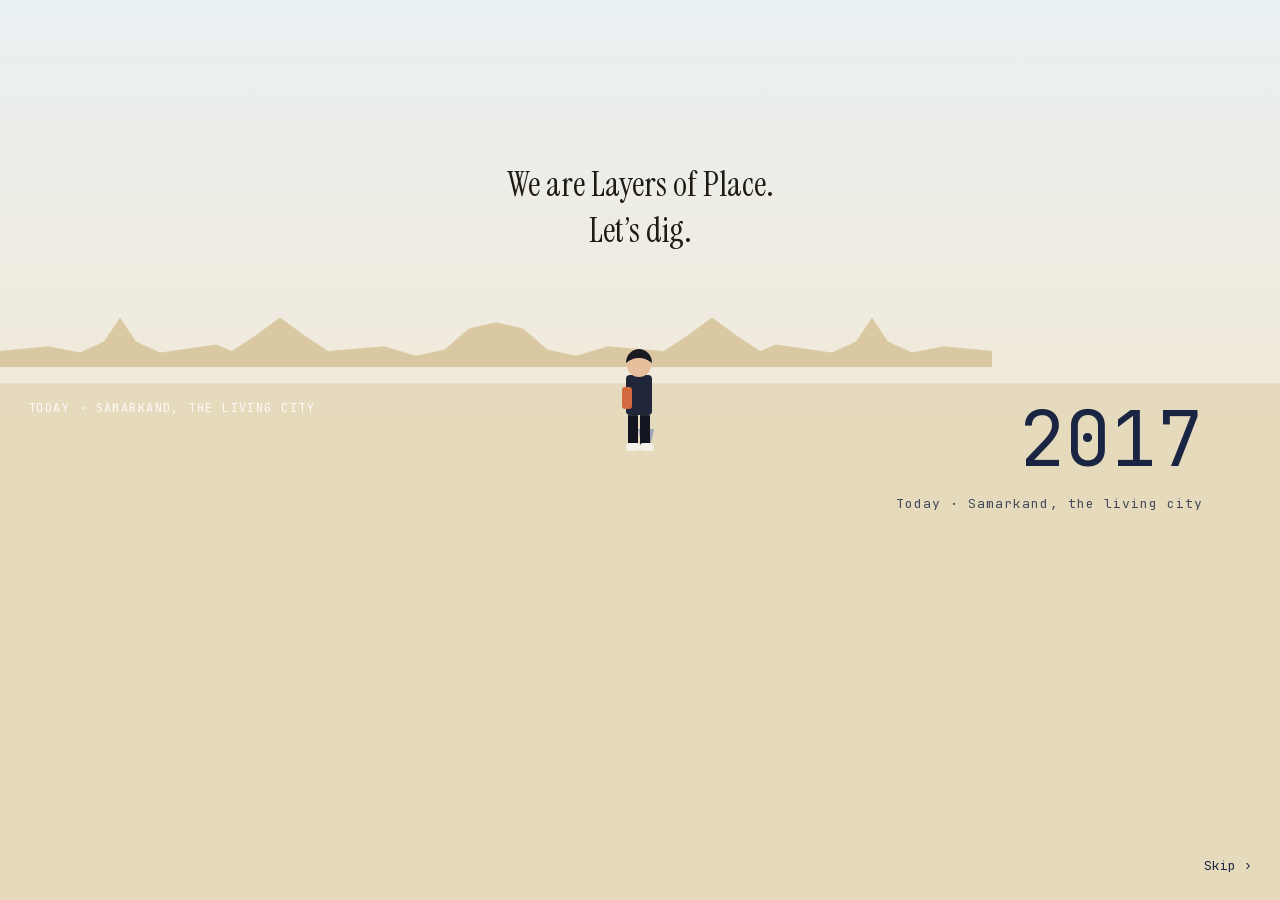
<file: index.html>
<!DOCTYPE html>
<html lang="en">
<head>
<meta charset="utf-8">
<meta name="viewport" content="width=device-width, initial-scale=1">
<title>Layers of Place — Samarkand</title>
<!-- Everything the page needs is bundled locally: only the map tiles need the internet. -->
<link rel="stylesheet" href="fonts/fonts.css">
<link rel="stylesheet" href="vendor/maplibre-gl.css">
<link rel="stylesheet" href="style.css">
</head>
<body>

<!-- ============ OPENING: DIG ============ -->
<div id="intro" aria-label="Opening animation">
  <div class="ground" id="ground"></div>
  <div class="sky-line" id="skyLine"></div>
  <div class="digger" id="digger" aria-hidden="true">
    <svg viewBox="0 0 80 110" width="80" height="110">
      <g id="shovelArm"><rect x="44" y="40" width="4" height="46" fill="#c9a36a"/><path d="M38 84h16l-3 14H41z" fill="#9aa4b5"/></g>
      <rect x="26" y="30" width="26" height="40" rx="4" fill="#20263a"/>
      <rect x="22" y="42" width="10" height="22" rx="3" fill="#d4693f"/>
      <circle cx="39" cy="20" r="12" fill="#e8bf9c"/>
      <path d="M26 18c0-9 7-14 13-14s13 5 13 14c-5-4-9-5-13-5s-8 1-13 5z" fill="#1a1a22"/>
      <rect x="28" y="70" width="10" height="30" fill="#12141f"/><rect x="40" y="70" width="10" height="30" fill="#12141f"/>
      <rect x="26" y="98" width="14" height="8" rx="3" fill="#f3efe6"/><rect x="40" y="98" width="14" height="8" rx="3" fill="#f3efe6"/>
    </svg>
  </div>
  <div class="intro-text" id="introText">
    <p>We are Layers of Place.</p>
    <p>Let’s dig.</p>
  </div>
  <div class="counter" id="counter"><span id="counterYear">2026</span><small id="counterNote">Samarkand, the living city</small></div>
  <button class="skip" id="skip">Skip ›</button>
</div>

<!-- ============ PAGES ============ -->
<main id="pages">

  <!-- ABOUT -->
  <section class="page" id="page-about">
    <div class="about-grid">
      <div class="about-text">
        <p class="eyebrow">TEAM A · MS-126M</p>
        <h1>Layers of Place.</h1>
        <p class="lead">A place is not one moment. It is a stack of them.</p>
        <p>Our question: <em>how do historic sites and the city around them reveal change over time?</em> We read Samarkand as three kinds of layer:</p>
        <ul class="ways">
          <li><b>Unearthed</b><span>Afrasiyab: the city before the city we see.</span></li>
          <li><b>Preserved</b><span>Registan and Gur-e-Amir: monuments kept, restored and re-read.</span></li>
          <li><b>Lived</b><span>Modern architecture and local customs: the layers still being made.</span></li>
        </ul>
        <p>UNESCO itself reads the city in three zones: Afrasiyab (oldest, north-east), the Timurid city (south) and the 19th–20th-century western extension. The centre of Samarkand kept moving, and every era reused, rebuilt and re-read what it inherited.</p>
        <p class="small">We separate documented fact, our interpretation and open questions, and we say which is which.</p>
        <a class="cta" href="#groupwork">Start the investigation →</a>
      </div>
      <div class="about-diagram" id="aboutDiagram"></div>
    </div>
  </section>

  <!-- GROUPWORK -->
  <section class="page" id="page-groupwork">
    <!-- far scenery: sky, sun, clouds, mountains and a skyline that changes era -->
    <div class="scenery" id="scenery">
      <div class="sky s1"></div><div class="sky s2"></div><div class="sky s3"></div>
      <div class="sun"></div>
      <svg class="cloud c1" viewBox="0 0 200 60"><path d="M20 50a20 20 0 0 1 4-39 28 28 0 0 1 52-6 24 24 0 0 1 40 8 22 22 0 0 1 36 12 18 18 0 0 1-2 25z"/></svg>
      <svg class="cloud c2" viewBox="0 0 200 60"><path d="M20 50a20 20 0 0 1 4-39 28 28 0 0 1 52-6 24 24 0 0 1 40 8 22 22 0 0 1 36 12 18 18 0 0 1-2 25z"/></svg>
      <svg class="cloud c3" viewBox="0 0 200 60"><path d="M20 50a20 20 0 0 1 4-39 28 28 0 0 1 52-6 24 24 0 0 1 40 8 22 22 0 0 1 36 12 18 18 0 0 1-2 25z"/></svg>
      <div class="far" id="far">
        <svg class="m1" viewBox="0 0 1600 150" preserveAspectRatio="none"><path d="M0 150V92l80-26 70 20 90-58 80 44 70-30 110 52 90-36 80 34 100-66 70 40 120-24 90 46 110-62 90 48 100-30 90 40 70-22 90 42v66z"/></svg>
        <svg class="m2" viewBox="0 0 1600 150" preserveAspectRatio="none"><path d="M0 150V118l120-30 90 26 110-40 100 36 130-22 90 34 120-48 100 40 110-18 120 30 100-26 110 28v66z"/></svg>
      </div>
    </div>
    <div id="map"></div>
    <div class="haze"></div>
    <div class="eras front" id="eras"></div>
    <div class="era-wash" id="eraWash"></div>
    <aside class="chapter" id="chapter" aria-live="polite">
      <p class="eyebrow" id="chNo"></p>
      <div class="yr" id="chYear"></div>
      <h3 id="chName"></h3>
      <p class="blurb" id="chBlurb"></p>
      <ul id="chWhat"></ul>
    </aside>
    <div class="chapters" id="chapters">
      <button class="tplay" id="tplay">▶ Time-lapse</button>
      <div class="chaps" id="chaps"></div>
    </div>
    <div class="gw-head">
      <h2>Groupwork</h2>
      <p>Three clue cards float over Samarkand. Which site lies beneath each one?</p>
      <p class="progress"><b id="found">0</b> / 3 sites found</p>
    </div>
    <div class="frame-wrap" id="frameWrap">
      <div class="rope r1"></div><div class="rope r2"></div>
      <button class="frame" id="frameBtn" aria-label="Open Modern Architecture">
        <svg viewBox="0 0 120 90" width="150" height="112">
          <rect width="120" height="90" fill="#16213a"/>
          <rect x="0" y="62" width="120" height="28" fill="#0d1526"/>
          <path d="M18 62V34l16-10v38zM38 62V18l14 8v36zM56 62V30h22v32zM82 62V22l20 12v28z" fill="#6f86b6"/>
          <path d="M38 18l14 8v36" fill="none" stroke="#c8d6f3" stroke-width="1"/>
          <circle cx="98" cy="14" r="5" fill="#f1e7c9"/>
        </svg>
      </button>
      <span class="frame-cap">Modern architecture</span>
    </div>
  </section>

  <!-- FIELDNOTES -->
  <section class="page scrolly" id="page-fieldnotes">
    <div class="fn-wrap">
      <p class="eyebrow">AFTER THE INVESTIGATION</p>
      <h1>FieldNotes.</h1>

      <div class="fn-block" id="fnCompare">
        <h3><span>01</span> Compare two layers</h3>
        <div class="chips" id="cmpChips"></div>
        <div class="cmp-stage" id="cmpStage"></div>
      </div>

      <div class="fn-block">
        <h3><span>02</span> Closing question</h3>
        <p class="big-q" id="closingQ"></p>
        <p class="small">There is no single correct answer. Say what evidence moves you.</p>
      </div>

      <div class="fn-block">
        <h3><span>03</span> From the field</h3>
        <p class="small">Photos taken by Team A on site, grouped into small stories. Drag the strip or the slider →</p>
      </div>
      <div class="gallery" id="gallery" tabindex="0" aria-label="Field photos"></div>
      <input type="range" class="gal-slider" id="galSlider" min="0" max="100" value="0" step="0.1" aria-label="Scroll field photos">

      <div class="fn-block">
        <h3><span>04</span> Where our sources disagree</h3>
        <div class="disputes" id="disputes"></div>
      </div>

      <div class="fn-block">
        <h3><span>05</span> Bibliography</h3>
        <ol class="bib" id="bib"></ol>
      </div>
    </div>
  </section>

  <!-- TEAM -->
  <section class="page scrolly" id="page-team">
    <div class="fn-wrap">
      <p class="eyebrow">TEAM A</p>
      <h1>Who dug.</h1>
      <p class="small">Listed in alphabetical order within each group.</p>
      <div class="team-grid" id="teamGrid"></div>
    </div>
  </section>
</main>

<!-- ============ CLUE / GUESS MODAL ============ -->
<div id="guess" class="overlay" hidden>
  <div class="guess-card">
    <button class="x" data-close>×</button>
    <p class="eyebrow" id="guessTitle">CLUE</p>
    <div class="clue-view" id="clueView"></div>
    <p class="guess-msg" id="guessMsg">Which site is this?</p>
    <div class="choices" id="choices"></div>
  </div>
</div>

<!-- ============ INNER PAGE ============ -->
<div id="inner" class="inner" hidden>
  <div class="inner-sheet">
    <button class="x" id="innerClose" aria-label="Close">×</button>
    <header>
      <p class="eyebrow" id="inKind"></p>
      <h1 id="inTitle"></h1>
      <p class="period" id="inPeriod"></p>
      <p class="intro" id="inIntro" hidden></p>
      <p class="legend"><span class="tag F">F</span> documented fact <span class="tag I">I</span> our interpretation <span class="tag Q">Q</span> open question</p>
    </header>
    <div class="strip" id="inImgs" hidden></div>
    <div class="panels" id="inPanels"></div>
    <footer>
      <h4>References</h4>
      <ol id="inRefs"></ol>
    </footer>
  </div>
</div>

<!-- ============ BOTTOM NAV ============ -->
<nav id="nav">
  <div class="skyline" id="skyline"></div>
  <a href="#about" data-p="about">ABOUT</a>
  <a href="#groupwork" data-p="groupwork">GROUPWORK</a>
  <a href="#fieldnotes" data-p="fieldnotes">FIELDNOTES</a>
  <a href="#team" data-p="team">TEAM</a>
</nav>

<script src="vendor/maplibre-gl.js"></script>
<script src="js/data.js"></script>
<script src="js/art.js"></script>
<script src="js/intro.js"></script>
<script src="js/app.js"></script>
</body>
</html>
</file>
<file: fonts/fonts.css>
@font-face {
  font-family: 'Instrument Serif';
  font-style: italic;
  font-weight: 400;
  font-display: swap;
  src: url(InstrumentSerif-italic-400.woff2) format('woff2');
  unicode-range: U+0000-00FF, U+0131, U+0152-0153, U+02BB-02BC, U+02C6, U+02DA, U+02DC, U+0304, U+0308, U+0329, U+2000-206F, U+20AC, U+2122, U+2191, U+2193, U+2212, U+2215, U+FEFF, U+FFFD;
}
@font-face {
  font-family: 'Instrument Serif';
  font-style: normal;
  font-weight: 400;
  font-display: swap;
  src: url(InstrumentSerif-normal-400.woff2) format('woff2');
  unicode-range: U+0000-00FF, U+0131, U+0152-0153, U+02BB-02BC, U+02C6, U+02DA, U+02DC, U+0304, U+0308, U+0329, U+2000-206F, U+20AC, U+2122, U+2191, U+2193, U+2212, U+2215, U+FEFF, U+FFFD;
}
@font-face {
  font-family: 'Inter';
  font-style: normal;
  font-weight: 400;
  font-display: swap;
  src: url(Inter-normal-400.woff2) format('woff2');
  unicode-range: U+0000-00FF, U+0131, U+0152-0153, U+02BB-02BC, U+02C6, U+02DA, U+02DC, U+0304, U+0308, U+0329, U+2000-206F, U+20AC, U+2122, U+2191, U+2193, U+2212, U+2215, U+FEFF, U+FFFD;
}
@font-face {
  font-family: 'Inter';
  font-style: normal;
  font-weight: 500;
  font-display: swap;
  src: url(Inter-normal-500.woff2) format('woff2');
  unicode-range: U+0000-00FF, U+0131, U+0152-0153, U+02BB-02BC, U+02C6, U+02DA, U+02DC, U+0304, U+0308, U+0329, U+2000-206F, U+20AC, U+2122, U+2191, U+2193, U+2212, U+2215, U+FEFF, U+FFFD;
}
@font-face {
  font-family: 'JetBrains Mono';
  font-style: normal;
  font-weight: 400;
  font-display: swap;
  src: url(JetBrainsMono-normal-400.woff2) format('woff2');
  unicode-range: U+0000-00FF, U+0131, U+0152-0153, U+02BB-02BC, U+02C6, U+02DA, U+02DC, U+0304, U+0308, U+0329, U+2000-206F, U+20AC, U+2122, U+2191, U+2193, U+2212, U+2215, U+FEFF, U+FFFD;
}
@font-face {
  font-family: 'JetBrains Mono';
  font-style: normal;
  font-weight: 500;
  font-display: swap;
  src: url(JetBrainsMono-normal-500.woff2) format('woff2');
  unicode-range: U+0000-00FF, U+0131, U+0152-0153, U+02BB-02BC, U+02C6, U+02DA, U+02DC, U+0304, U+0308, U+0329, U+2000-206F, U+20AC, U+2122, U+2191, U+2193, U+2212, U+2215, U+FEFF, U+FFFD;
}
</file>
<file: vendor/maplibre-gl.css>
.maplibregl-map{font:12px/20px Helvetica Neue,Arial,Helvetica,sans-serif;overflow:hidden;position:relative;-webkit-tap-highlight-color:rgb(0 0 0/0)}.maplibregl-canvas{left:0;position:absolute;top:0}.maplibregl-map:fullscreen{height:100%;width:100%}.maplibregl-ctrl-group button.maplibregl-ctrl-compass{touch-action:none}.maplibregl-canvas-container.maplibregl-interactive,.maplibregl-ctrl-group button.maplibregl-ctrl-compass{cursor:grab;-webkit-user-select:none;-moz-user-select:none;user-select:none}.maplibregl-canvas-container.maplibregl-interactive.maplibregl-track-pointer{cursor:pointer}.maplibregl-canvas-container.maplibregl-interactive:active,.maplibregl-ctrl-group button.maplibregl-ctrl-compass:active{cursor:grabbing}.maplibregl-canvas-container.maplibregl-touch-zoom-rotate,.maplibregl-canvas-container.maplibregl-touch-zoom-rotate .maplibregl-canvas{touch-action:pan-x pan-y}.maplibregl-canvas-container.maplibregl-touch-drag-pan,.maplibregl-canvas-container.maplibregl-touch-drag-pan .maplibregl-canvas{touch-action:pinch-zoom}.maplibregl-canvas-container.maplibregl-touch-zoom-rotate.maplibregl-touch-drag-pan,.maplibregl-canvas-container.maplibregl-touch-zoom-rotate.maplibregl-touch-drag-pan .maplibregl-canvas{touch-action:none}.maplibregl-canvas-container.maplibregl-touch-drag-pan.maplibregl-cooperative-gestures,.maplibregl-canvas-container.maplibregl-touch-drag-pan.maplibregl-cooperative-gestures .maplibregl-canvas{touch-action:pan-x pan-y}.maplibregl-ctrl-bottom-left,.maplibregl-ctrl-bottom-right,.maplibregl-ctrl-top-left,.maplibregl-ctrl-top-right{pointer-events:none;position:absolute;z-index:2}.maplibregl-ctrl-top-left{left:0;top:0}.maplibregl-ctrl-top-right{right:0;top:0}.maplibregl-ctrl-bottom-left{bottom:0;left:0}.maplibregl-ctrl-bottom-right{bottom:0;right:0}.maplibregl-ctrl{clear:both;pointer-events:auto;transform:translate(0)}.maplibregl-ctrl-top-left .maplibregl-ctrl{float:left;margin:10px 0 0 10px}.maplibregl-ctrl-top-right .maplibregl-ctrl{float:right;margin:10px 10px 0 0}.maplibregl-ctrl-bottom-left .maplibregl-ctrl{float:left;margin:0 0 10px 10px}.maplibregl-ctrl-bottom-right .maplibregl-ctrl{float:right;margin:0 10px 10px 0}.maplibregl-ctrl-group{background:#fff;border-radius:4px}.maplibregl-ctrl-group:not(:empty){box-shadow:0 0 0 2px rgba(0,0,0,.1)}@media (forced-colors:active){.maplibregl-ctrl-group:not(:empty){box-shadow:0 0 0 2px ButtonText}}.maplibregl-ctrl-group button{background-color:transparent;border:0;box-sizing:border-box;cursor:pointer;display:block;height:29px;outline:none;padding:0;width:29px}.maplibregl-ctrl-group button+button{border-top:1px solid #ddd}.maplibregl-ctrl button .maplibregl-ctrl-icon{background-position:50%;background-repeat:no-repeat;display:block;height:100%;width:100%}@media (forced-colors:active){.maplibregl-ctrl-icon{background-color:transparent}.maplibregl-ctrl-group button+button{border-top:1px solid ButtonText}}.maplibregl-ctrl button::-moz-focus-inner{border:0;padding:0}.maplibregl-ctrl-attrib-button:focus,.maplibregl-ctrl-group button:focus{box-shadow:0 0 2px 2px #0096ff}.maplibregl-ctrl button:disabled{cursor:not-allowed}.maplibregl-ctrl button:disabled .maplibregl-ctrl-icon{opacity:.25}.maplibregl-ctrl button:not(:disabled):hover{background-color:rgb(0 0 0/5%)}.maplibregl-ctrl-group button:focus:focus-visible{box-shadow:0 0 2px 2px #0096ff}.maplibregl-ctrl-group button:focus:not(:focus-visible){box-shadow:none}.maplibregl-ctrl-group button:focus:first-child{border-radius:4px 4px 0 0}.maplibregl-ctrl-group button:focus:last-child{border-radius:0 0 4px 4px}.maplibregl-ctrl-group button:focus:only-child{border-radius:inherit}.maplibregl-ctrl button.maplibregl-ctrl-zoom-out .maplibregl-ctrl-icon{background-image:url("data:image/svg+xml;charset=utf-8,%3Csvg xmlns='http://www.w3.org/2000/svg' width='29' height='29' fill='%23333' viewBox='0 0 29 29'%3E%3Cpath d='M10 13c-.75 0-1.5.75-1.5 1.5S9.25 16 10 16h9c.75 0 1.5-.75 1.5-1.5S19.75 13 19 13z'/%3E%3C/svg%3E")}.maplibregl-ctrl button.maplibregl-ctrl-zoom-in .maplibregl-ctrl-icon{background-image:url("data:image/svg+xml;charset=utf-8,%3Csvg xmlns='http://www.w3.org/2000/svg' width='29' height='29' fill='%23333' viewBox='0 0 29 29'%3E%3Cpath d='M14.5 8.5c-.75 0-1.5.75-1.5 1.5v3h-3c-.75 0-1.5.75-1.5 1.5S9.25 16 10 16h3v3c0 .75.75 1.5 1.5 1.5S16 19.75 16 19v-3h3c.75 0 1.5-.75 1.5-1.5S19.75 13 19 13h-3v-3c0-.75-.75-1.5-1.5-1.5'/%3E%3C/svg%3E")}@media (forced-colors:active){.maplibregl-ctrl button.maplibregl-ctrl-zoom-out .maplibregl-ctrl-icon{background-image:url("data:image/svg+xml;charset=utf-8,%3Csvg xmlns='http://www.w3.org/2000/svg' width='29' height='29' fill='%23fff' viewBox='0 0 29 29'%3E%3Cpath d='M10 13c-.75 0-1.5.75-1.5 1.5S9.25 16 10 16h9c.75 0 1.5-.75 1.5-1.5S19.75 13 19 13z'/%3E%3C/svg%3E")}.maplibregl-ctrl button.maplibregl-ctrl-zoom-in .maplibregl-ctrl-icon{background-image:url("data:image/svg+xml;charset=utf-8,%3Csvg xmlns='http://www.w3.org/2000/svg' width='29' height='29' fill='%23fff' viewBox='0 0 29 29'%3E%3Cpath d='M14.5 8.5c-.75 0-1.5.75-1.5 1.5v3h-3c-.75 0-1.5.75-1.5 1.5S9.25 16 10 16h3v3c0 .75.75 1.5 1.5 1.5S16 19.75 16 19v-3h3c.75 0 1.5-.75 1.5-1.5S19.75 13 19 13h-3v-3c0-.75-.75-1.5-1.5-1.5'/%3E%3C/svg%3E")}}@media (forced-colors:active) and (prefers-color-scheme:light){.maplibregl-ctrl button.maplibregl-ctrl-zoom-out .maplibregl-ctrl-icon{background-image:url("data:image/svg+xml;charset=utf-8,%3Csvg xmlns='http://www.w3.org/2000/svg' width='29' height='29' viewBox='0 0 29 29'%3E%3Cpath d='M10 13c-.75 0-1.5.75-1.5 1.5S9.25 16 10 16h9c.75 0 1.5-.75 1.5-1.5S19.75 13 19 13z'/%3E%3C/svg%3E")}.maplibregl-ctrl button.maplibregl-ctrl-zoom-in .maplibregl-ctrl-icon{background-image:url("data:image/svg+xml;charset=utf-8,%3Csvg xmlns='http://www.w3.org/2000/svg' width='29' height='29' viewBox='0 0 29 29'%3E%3Cpath d='M14.5 8.5c-.75 0-1.5.75-1.5 1.5v3h-3c-.75 0-1.5.75-1.5 1.5S9.25 16 10 16h3v3c0 .75.75 1.5 1.5 1.5S16 19.75 16 19v-3h3c.75 0 1.5-.75 1.5-1.5S19.75 13 19 13h-3v-3c0-.75-.75-1.5-1.5-1.5'/%3E%3C/svg%3E")}}.maplibregl-ctrl button.maplibregl-ctrl-fullscreen .maplibregl-ctrl-icon{background-image:url("data:image/svg+xml;charset=utf-8,%3Csvg xmlns='http://www.w3.org/2000/svg' width='29' height='29' fill='%23333' viewBox='0 0 29 29'%3E%3Cpath d='M24 16v5.5c0 1.75-.75 2.5-2.5 2.5H16v-1l3-1.5-4-5.5 1-1 5.5 4 1.5-3zM6 16l1.5 3 5.5-4 1 1-4 5.5 3 1.5v1H7.5C5.75 24 5 23.25 5 21.5V16zm7-11v1l-3 1.5 4 5.5-1 1-5.5-4L6 13H5V7.5C5 5.75 5.75 5 7.5 5zm11 2.5c0-1.75-.75-2.5-2.5-2.5H16v1l3 1.5-4 5.5 1 1 5.5-4 1.5 3h1z'/%3E%3C/svg%3E")}.maplibregl-ctrl button.maplibregl-ctrl-shrink .maplibregl-ctrl-icon{background-image:url("data:image/svg+xml;charset=utf-8,%3Csvg xmlns='http://www.w3.org/2000/svg' width='29' height='29' viewBox='0 0 29 29'%3E%3Cpath d='M18.5 16c-1.75 0-2.5.75-2.5 2.5V24h1l1.5-3 5.5 4 1-1-4-5.5 3-1.5v-1zM13 18.5c0-1.75-.75-2.5-2.5-2.5H5v1l3 1.5L4 24l1 1 5.5-4 1.5 3h1zm3-8c0 1.75.75 2.5 2.5 2.5H24v-1l-3-1.5L25 5l-1-1-5.5 4L17 5h-1zM10.5 13c1.75 0 2.5-.75 2.5-2.5V5h-1l-1.5 3L5 4 4 5l4 5.5L5 12v1z'/%3E%3C/svg%3E")}@media (forced-colors:active){.maplibregl-ctrl button.maplibregl-ctrl-fullscreen .maplibregl-ctrl-icon{background-image:url("data:image/svg+xml;charset=utf-8,%3Csvg xmlns='http://www.w3.org/2000/svg' width='29' height='29' fill='%23fff' viewBox='0 0 29 29'%3E%3Cpath d='M24 16v5.5c0 1.75-.75 2.5-2.5 2.5H16v-1l3-1.5-4-5.5 1-1 5.5 4 1.5-3zM6 16l1.5 3 5.5-4 1 1-4 5.5 3 1.5v1H7.5C5.75 24 5 23.25 5 21.5V16zm7-11v1l-3 1.5 4 5.5-1 1-5.5-4L6 13H5V7.5C5 5.75 5.75 5 7.5 5zm11 2.5c0-1.75-.75-2.5-2.5-2.5H16v1l3 1.5-4 5.5 1 1 5.5-4 1.5 3h1z'/%3E%3C/svg%3E")}.maplibregl-ctrl button.maplibregl-ctrl-shrink .maplibregl-ctrl-icon{background-image:url("data:image/svg+xml;charset=utf-8,%3Csvg xmlns='http://www.w3.org/2000/svg' width='29' height='29' fill='%23fff' viewBox='0 0 29 29'%3E%3Cpath d='M18.5 16c-1.75 0-2.5.75-2.5 2.5V24h1l1.5-3 5.5 4 1-1-4-5.5 3-1.5v-1zM13 18.5c0-1.75-.75-2.5-2.5-2.5H5v1l3 1.5L4 24l1 1 5.5-4 1.5 3h1zm3-8c0 1.75.75 2.5 2.5 2.5H24v-1l-3-1.5L25 5l-1-1-5.5 4L17 5h-1zM10.5 13c1.75 0 2.5-.75 2.5-2.5V5h-1l-1.5 3L5 4 4 5l4 5.5L5 12v1z'/%3E%3C/svg%3E")}}@media (forced-colors:active) and (prefers-color-scheme:light){.maplibregl-ctrl button.maplibregl-ctrl-fullscreen .maplibregl-ctrl-icon{background-image:url("data:image/svg+xml;charset=utf-8,%3Csvg xmlns='http://www.w3.org/2000/svg' width='29' height='29' viewBox='0 0 29 29'%3E%3Cpath d='M24 16v5.5c0 1.75-.75 2.5-2.5 2.5H16v-1l3-1.5-4-5.5 1-1 5.5 4 1.5-3zM6 16l1.5 3 5.5-4 1 1-4 5.5 3 1.5v1H7.5C5.75 24 5 23.25 5 21.5V16zm7-11v1l-3 1.5 4 5.5-1 1-5.5-4L6 13H5V7.5C5 5.75 5.75 5 7.5 5zm11 2.5c0-1.75-.75-2.5-2.5-2.5H16v1l3 1.5-4 5.5 1 1 5.5-4 1.5 3h1z'/%3E%3C/svg%3E")}.maplibregl-ctrl button.maplibregl-ctrl-shrink .maplibregl-ctrl-icon{background-image:url("data:image/svg+xml;charset=utf-8,%3Csvg xmlns='http://www.w3.org/2000/svg' width='29' height='29' viewBox='0 0 29 29'%3E%3Cpath d='M18.5 16c-1.75 0-2.5.75-2.5 2.5V24h1l1.5-3 5.5 4 1-1-4-5.5 3-1.5v-1zM13 18.5c0-1.75-.75-2.5-2.5-2.5H5v1l3 1.5L4 24l1 1 5.5-4 1.5 3h1zm3-8c0 1.75.75 2.5 2.5 2.5H24v-1l-3-1.5L25 5l-1-1-5.5 4L17 5h-1zM10.5 13c1.75 0 2.5-.75 2.5-2.5V5h-1l-1.5 3L5 4 4 5l4 5.5L5 12v1z'/%3E%3C/svg%3E")}}.maplibregl-ctrl button.maplibregl-ctrl-compass .maplibregl-ctrl-icon{background-image:url("data:image/svg+xml;charset=utf-8,%3Csvg xmlns='http://www.w3.org/2000/svg' width='29' height='29' fill='%23333' viewBox='0 0 29 29'%3E%3Cpath d='m10.5 14 4-8 4 8z'/%3E%3Cpath fill='%23ccc' d='m10.5 16 4 8 4-8z'/%3E%3C/svg%3E")}@media (forced-colors:active){.maplibregl-ctrl button.maplibregl-ctrl-compass .maplibregl-ctrl-icon{background-image:url("data:image/svg+xml;charset=utf-8,%3Csvg xmlns='http://www.w3.org/2000/svg' width='29' height='29' fill='%23fff' viewBox='0 0 29 29'%3E%3Cpath d='m10.5 14 4-8 4 8z'/%3E%3Cpath fill='%23ccc' d='m10.5 16 4 8 4-8z'/%3E%3C/svg%3E")}}@media (forced-colors:active) and (prefers-color-scheme:light){.maplibregl-ctrl button.maplibregl-ctrl-compass .maplibregl-ctrl-icon{background-image:url("data:image/svg+xml;charset=utf-8,%3Csvg xmlns='http://www.w3.org/2000/svg' width='29' height='29' viewBox='0 0 29 29'%3E%3Cpath d='m10.5 14 4-8 4 8z'/%3E%3Cpath fill='%23ccc' d='m10.5 16 4 8 4-8z'/%3E%3C/svg%3E")}}.maplibregl-ctrl button.maplibregl-ctrl-terrain .maplibregl-ctrl-icon{background-image:url("data:image/svg+xml;charset=utf-8,%3Csvg xmlns='http://www.w3.org/2000/svg' width='22' height='22' fill='%23333' viewBox='0 0 22 22'%3E%3Cpath d='m1.754 13.406 4.453-4.851 3.09 3.09 3.281 3.277.969-.969-3.309-3.312 3.844-4.121 6.148 6.886h1.082v-.855l-7.207-8.07-4.84 5.187L6.169 6.57l-5.48 5.965v.871ZM.688 16.844h20.625v1.375H.688Zm0 0'/%3E%3C/svg%3E")}.maplibregl-ctrl button.maplibregl-ctrl-terrain-enabled .maplibregl-ctrl-icon{background-image:url("data:image/svg+xml;charset=utf-8,%3Csvg xmlns='http://www.w3.org/2000/svg' width='22' height='22' fill='%2333b5e5' viewBox='0 0 22 22'%3E%3Cpath d='m1.754 13.406 4.453-4.851 3.09 3.09 3.281 3.277.969-.969-3.309-3.312 3.844-4.121 6.148 6.886h1.082v-.855l-7.207-8.07-4.84 5.187L6.169 6.57l-5.48 5.965v.871ZM.688 16.844h20.625v1.375H.688Zm0 0'/%3E%3C/svg%3E")}.maplibregl-ctrl button.maplibregl-ctrl-geolocate .maplibregl-ctrl-icon{background-image:url("data:image/svg+xml;charset=utf-8,%3Csvg xmlns='http://www.w3.org/2000/svg' width='29' height='29' fill='%23333' viewBox='0 0 20 20'%3E%3Cpath d='M10 4C9 4 9 5 9 5v.1A5 5 0 0 0 5.1 9H5s-1 0-1 1 1 1 1 1h.1A5 5 0 0 0 9 14.9v.1s0 1 1 1 1-1 1-1v-.1a5 5 0 0 0 3.9-3.9h.1s1 0 1-1-1-1-1-1h-.1A5 5 0 0 0 11 5.1V5s0-1-1-1m0 2.5a3.5 3.5 0 1 1 0 7 3.5 3.5 0 1 1 0-7'/%3E%3Ccircle cx='10' cy='10' r='2'/%3E%3C/svg%3E")}.maplibregl-ctrl button.maplibregl-ctrl-geolocate:disabled .maplibregl-ctrl-icon{background-image:url("data:image/svg+xml;charset=utf-8,%3Csvg xmlns='http://www.w3.org/2000/svg' width='29' height='29' fill='%23aaa' viewBox='0 0 20 20'%3E%3Cpath d='M10 4C9 4 9 5 9 5v.1A5 5 0 0 0 5.1 9H5s-1 0-1 1 1 1 1 1h.1A5 5 0 0 0 9 14.9v.1s0 1 1 1 1-1 1-1v-.1a5 5 0 0 0 3.9-3.9h.1s1 0 1-1-1-1-1-1h-.1A5 5 0 0 0 11 5.1V5s0-1-1-1m0 2.5a3.5 3.5 0 1 1 0 7 3.5 3.5 0 1 1 0-7'/%3E%3Ccircle cx='10' cy='10' r='2'/%3E%3Cpath fill='red' d='m14 5 1 1-9 9-1-1z'/%3E%3C/svg%3E")}.maplibregl-ctrl button.maplibregl-ctrl-geolocate.maplibregl-ctrl-geolocate-active .maplibregl-ctrl-icon{background-image:url("data:image/svg+xml;charset=utf-8,%3Csvg xmlns='http://www.w3.org/2000/svg' width='29' height='29' fill='%2333b5e5' viewBox='0 0 20 20'%3E%3Cpath d='M10 4C9 4 9 5 9 5v.1A5 5 0 0 0 5.1 9H5s-1 0-1 1 1 1 1 1h.1A5 5 0 0 0 9 14.9v.1s0 1 1 1 1-1 1-1v-.1a5 5 0 0 0 3.9-3.9h.1s1 0 1-1-1-1-1-1h-.1A5 5 0 0 0 11 5.1V5s0-1-1-1m0 2.5a3.5 3.5 0 1 1 0 7 3.5 3.5 0 1 1 0-7'/%3E%3Ccircle cx='10' cy='10' r='2'/%3E%3C/svg%3E")}.maplibregl-ctrl button.maplibregl-ctrl-geolocate.maplibregl-ctrl-geolocate-active-error .maplibregl-ctrl-icon{background-image:url("data:image/svg+xml;charset=utf-8,%3Csvg xmlns='http://www.w3.org/2000/svg' width='29' height='29' fill='%23e58978' viewBox='0 0 20 20'%3E%3Cpath d='M10 4C9 4 9 5 9 5v.1A5 5 0 0 0 5.1 9H5s-1 0-1 1 1 1 1 1h.1A5 5 0 0 0 9 14.9v.1s0 1 1 1 1-1 1-1v-.1a5 5 0 0 0 3.9-3.9h.1s1 0 1-1-1-1-1-1h-.1A5 5 0 0 0 11 5.1V5s0-1-1-1m0 2.5a3.5 3.5 0 1 1 0 7 3.5 3.5 0 1 1 0-7'/%3E%3Ccircle cx='10' cy='10' r='2'/%3E%3C/svg%3E")}.maplibregl-ctrl button.maplibregl-ctrl-geolocate.maplibregl-ctrl-geolocate-background .maplibregl-ctrl-icon{background-image:url("data:image/svg+xml;charset=utf-8,%3Csvg xmlns='http://www.w3.org/2000/svg' width='29' height='29' fill='%2333b5e5' viewBox='0 0 20 20'%3E%3Cpath d='M10 4C9 4 9 5 9 5v.1A5 5 0 0 0 5.1 9H5s-1 0-1 1 1 1 1 1h.1A5 5 0 0 0 9 14.9v.1s0 1 1 1 1-1 1-1v-.1a5 5 0 0 0 3.9-3.9h.1s1 0 1-1-1-1-1-1h-.1A5 5 0 0 0 11 5.1V5s0-1-1-1m0 2.5a3.5 3.5 0 1 1 0 7 3.5 3.5 0 1 1 0-7'/%3E%3C/svg%3E")}.maplibregl-ctrl button.maplibregl-ctrl-geolocate.maplibregl-ctrl-geolocate-background-error .maplibregl-ctrl-icon{background-image:url("data:image/svg+xml;charset=utf-8,%3Csvg xmlns='http://www.w3.org/2000/svg' width='29' height='29' fill='%23e54e33' viewBox='0 0 20 20'%3E%3Cpath d='M10 4C9 4 9 5 9 5v.1A5 5 0 0 0 5.1 9H5s-1 0-1 1 1 1 1 1h.1A5 5 0 0 0 9 14.9v.1s0 1 1 1 1-1 1-1v-.1a5 5 0 0 0 3.9-3.9h.1s1 0 1-1-1-1-1-1h-.1A5 5 0 0 0 11 5.1V5s0-1-1-1m0 2.5a3.5 3.5 0 1 1 0 7 3.5 3.5 0 1 1 0-7'/%3E%3C/svg%3E")}.maplibregl-ctrl button.maplibregl-ctrl-geolocate.maplibregl-ctrl-geolocate-waiting .maplibregl-ctrl-icon{animation:maplibregl-spin 2s linear infinite}@media (forced-colors:active){.maplibregl-ctrl button.maplibregl-ctrl-geolocate .maplibregl-ctrl-icon{background-image:url("data:image/svg+xml;charset=utf-8,%3Csvg xmlns='http://www.w3.org/2000/svg' width='29' height='29' fill='%23fff' viewBox='0 0 20 20'%3E%3Cpath d='M10 4C9 4 9 5 9 5v.1A5 5 0 0 0 5.1 9H5s-1 0-1 1 1 1 1 1h.1A5 5 0 0 0 9 14.9v.1s0 1 1 1 1-1 1-1v-.1a5 5 0 0 0 3.9-3.9h.1s1 0 1-1-1-1-1-1h-.1A5 5 0 0 0 11 5.1V5s0-1-1-1m0 2.5a3.5 3.5 0 1 1 0 7 3.5 3.5 0 1 1 0-7'/%3E%3Ccircle cx='10' cy='10' r='2'/%3E%3C/svg%3E")}.maplibregl-ctrl button.maplibregl-ctrl-geolocate:disabled .maplibregl-ctrl-icon{background-image:url("data:image/svg+xml;charset=utf-8,%3Csvg xmlns='http://www.w3.org/2000/svg' width='29' height='29' fill='%23999' viewBox='0 0 20 20'%3E%3Cpath d='M10 4C9 4 9 5 9 5v.1A5 5 0 0 0 5.1 9H5s-1 0-1 1 1 1 1 1h.1A5 5 0 0 0 9 14.9v.1s0 1 1 1 1-1 1-1v-.1a5 5 0 0 0 3.9-3.9h.1s1 0 1-1-1-1-1-1h-.1A5 5 0 0 0 11 5.1V5s0-1-1-1m0 2.5a3.5 3.5 0 1 1 0 7 3.5 3.5 0 1 1 0-7'/%3E%3Ccircle cx='10' cy='10' r='2'/%3E%3Cpath fill='red' d='m14 5 1 1-9 9-1-1z'/%3E%3C/svg%3E")}.maplibregl-ctrl button.maplibregl-ctrl-geolocate.maplibregl-ctrl-geolocate-active .maplibregl-ctrl-icon{background-image:url("data:image/svg+xml;charset=utf-8,%3Csvg xmlns='http://www.w3.org/2000/svg' width='29' height='29' fill='%2333b5e5' viewBox='0 0 20 20'%3E%3Cpath d='M10 4C9 4 9 5 9 5v.1A5 5 0 0 0 5.1 9H5s-1 0-1 1 1 1 1 1h.1A5 5 0 0 0 9 14.9v.1s0 1 1 1 1-1 1-1v-.1a5 5 0 0 0 3.9-3.9h.1s1 0 1-1-1-1-1-1h-.1A5 5 0 0 0 11 5.1V5s0-1-1-1m0 2.5a3.5 3.5 0 1 1 0 7 3.5 3.5 0 1 1 0-7'/%3E%3Ccircle cx='10' cy='10' r='2'/%3E%3C/svg%3E")}.maplibregl-ctrl button.maplibregl-ctrl-geolocate.maplibregl-ctrl-geolocate-active-error .maplibregl-ctrl-icon{background-image:url("data:image/svg+xml;charset=utf-8,%3Csvg xmlns='http://www.w3.org/2000/svg' width='29' height='29' fill='%23e58978' viewBox='0 0 20 20'%3E%3Cpath d='M10 4C9 4 9 5 9 5v.1A5 5 0 0 0 5.1 9H5s-1 0-1 1 1 1 1 1h.1A5 5 0 0 0 9 14.9v.1s0 1 1 1 1-1 1-1v-.1a5 5 0 0 0 3.9-3.9h.1s1 0 1-1-1-1-1-1h-.1A5 5 0 0 0 11 5.1V5s0-1-1-1m0 2.5a3.5 3.5 0 1 1 0 7 3.5 3.5 0 1 1 0-7'/%3E%3Ccircle cx='10' cy='10' r='2'/%3E%3C/svg%3E")}.maplibregl-ctrl button.maplibregl-ctrl-geolocate.maplibregl-ctrl-geolocate-background .maplibregl-ctrl-icon{background-image:url("data:image/svg+xml;charset=utf-8,%3Csvg xmlns='http://www.w3.org/2000/svg' width='29' height='29' fill='%2333b5e5' viewBox='0 0 20 20'%3E%3Cpath d='M10 4C9 4 9 5 9 5v.1A5 5 0 0 0 5.1 9H5s-1 0-1 1 1 1 1 1h.1A5 5 0 0 0 9 14.9v.1s0 1 1 1 1-1 1-1v-.1a5 5 0 0 0 3.9-3.9h.1s1 0 1-1-1-1-1-1h-.1A5 5 0 0 0 11 5.1V5s0-1-1-1m0 2.5a3.5 3.5 0 1 1 0 7 3.5 3.5 0 1 1 0-7'/%3E%3C/svg%3E")}.maplibregl-ctrl button.maplibregl-ctrl-geolocate.maplibregl-ctrl-geolocate-background-error .maplibregl-ctrl-icon{background-image:url("data:image/svg+xml;charset=utf-8,%3Csvg xmlns='http://www.w3.org/2000/svg' width='29' height='29' fill='%23e54e33' viewBox='0 0 20 20'%3E%3Cpath d='M10 4C9 4 9 5 9 5v.1A5 5 0 0 0 5.1 9H5s-1 0-1 1 1 1 1 1h.1A5 5 0 0 0 9 14.9v.1s0 1 1 1 1-1 1-1v-.1a5 5 0 0 0 3.9-3.9h.1s1 0 1-1-1-1-1-1h-.1A5 5 0 0 0 11 5.1V5s0-1-1-1m0 2.5a3.5 3.5 0 1 1 0 7 3.5 3.5 0 1 1 0-7'/%3E%3C/svg%3E")}}@media (forced-colors:active) and (prefers-color-scheme:light){.maplibregl-ctrl button.maplibregl-ctrl-geolocate .maplibregl-ctrl-icon{background-image:url("data:image/svg+xml;charset=utf-8,%3Csvg xmlns='http://www.w3.org/2000/svg' width='29' height='29' viewBox='0 0 20 20'%3E%3Cpath d='M10 4C9 4 9 5 9 5v.1A5 5 0 0 0 5.1 9H5s-1 0-1 1 1 1 1 1h.1A5 5 0 0 0 9 14.9v.1s0 1 1 1 1-1 1-1v-.1a5 5 0 0 0 3.9-3.9h.1s1 0 1-1-1-1-1-1h-.1A5 5 0 0 0 11 5.1V5s0-1-1-1m0 2.5a3.5 3.5 0 1 1 0 7 3.5 3.5 0 1 1 0-7'/%3E%3Ccircle cx='10' cy='10' r='2'/%3E%3C/svg%3E")}.maplibregl-ctrl button.maplibregl-ctrl-geolocate:disabled .maplibregl-ctrl-icon{background-image:url("data:image/svg+xml;charset=utf-8,%3Csvg xmlns='http://www.w3.org/2000/svg' width='29' height='29' fill='%23666' viewBox='0 0 20 20'%3E%3Cpath d='M10 4C9 4 9 5 9 5v.1A5 5 0 0 0 5.1 9H5s-1 0-1 1 1 1 1 1h.1A5 5 0 0 0 9 14.9v.1s0 1 1 1 1-1 1-1v-.1a5 5 0 0 0 3.9-3.9h.1s1 0 1-1-1-1-1-1h-.1A5 5 0 0 0 11 5.1V5s0-1-1-1m0 2.5a3.5 3.5 0 1 1 0 7 3.5 3.5 0 1 1 0-7'/%3E%3Ccircle cx='10' cy='10' r='2'/%3E%3Cpath fill='red' d='m14 5 1 1-9 9-1-1z'/%3E%3C/svg%3E")}}@keyframes maplibregl-spin{0%{transform:rotate(0deg)}to{transform:rotate(1turn)}}a.maplibregl-ctrl-logo{background-image:url("data:image/svg+xml;charset=utf-8,%3Csvg xmlns='http://www.w3.org/2000/svg' width='88' height='23' fill='none'%3E%3Cpath fill='%23000' fill-opacity='.4' fill-rule='evenodd' d='M17.408 16.796h-1.827l2.501-12.095h.198l3.324 6.533.988 2.19.988-2.19 3.258-6.533h.181l2.6 12.095h-1.81l-1.218-5.644-.362-1.71-.658 1.71-2.929 5.644h-.098l-2.914-5.644-.757-1.71-.345 1.71zm1.958-3.42-.726 3.663a1.255 1.255 0 0 1-1.232 1.011h-1.827a1.255 1.255 0 0 1-1.229-1.509l2.501-12.095a1.255 1.255 0 0 1 1.23-1.001h.197a1.25 1.25 0 0 1 1.12.685l3.19 6.273 3.125-6.263a1.25 1.25 0 0 1 1.123-.695h.181a1.255 1.255 0 0 1 1.227.991l1.443 6.71a5 5 0 0 1 .314-.787l.009-.016a4.6 4.6 0 0 1 1.777-1.887c.782-.46 1.668-.667 2.611-.667a4.6 4.6 0 0 1 1.7.32l.306.134c.21-.16.474-.256.759-.256h1.694a1.255 1.255 0 0 1 1.212.925 1.255 1.255 0 0 1 1.212-.925h1.711c.284 0 .545.094.755.252.613-.3 1.312-.45 2.075-.45 1.356 0 2.557.445 3.482 1.4q.47.48.763 1.064V4.701a1.255 1.255 0 0 1 1.255-1.255h1.86A1.255 1.255 0 0 1 54.44 4.7v9.194h2.217c.19 0 .37.043.532.118v-4.77c0-.356.147-.678.385-.906a2.42 2.42 0 0 1-.682-1.71c0-.665.267-1.253.735-1.7a2.45 2.45 0 0 1 1.722-.674 2.43 2.43 0 0 1 1.705.675q.318.302.504.683V4.7a1.255 1.255 0 0 1 1.255-1.255h1.744A1.255 1.255 0 0 1 65.812 4.7v3.335a4.8 4.8 0 0 1 1.526-.246c.938 0 1.817.214 2.59.69a4.47 4.47 0 0 1 1.67 1.743v-.98a1.255 1.255 0 0 1 1.256-1.256h1.777c.233 0 .451.064.639.174a3.4 3.4 0 0 1 1.567-.372c.346 0 .861.02 1.285.232a1.25 1.25 0 0 1 .689 1.004 4.7 4.7 0 0 1 .853-.588c.795-.44 1.675-.647 2.61-.647 1.385 0 2.65.39 3.525 1.396.836.938 1.168 2.173 1.168 3.528q-.001.515-.056 1.051a1.255 1.255 0 0 1-.947 1.09l.408.952a1.255 1.255 0 0 1-.477 1.552c-.418.268-.92.463-1.458.612-.613.171-1.304.244-2.049.244-1.06 0-2.043-.207-2.886-.698l-.015-.008c-.798-.48-1.419-1.135-1.818-1.963l-.004-.008a5.8 5.8 0 0 1-.548-2.512q0-.429.053-.843a1.3 1.3 0 0 1-.333-.086l-.166-.004c-.223 0-.426.062-.643.228-.03.024-.142.139-.142.59v3.883a1.255 1.255 0 0 1-1.256 1.256h-1.777a1.255 1.255 0 0 1-1.256-1.256V15.69l-.032.057a4.8 4.8 0 0 1-1.86 1.833 5.04 5.04 0 0 1-2.484.634 4.5 4.5 0 0 1-1.935-.424 1.25 1.25 0 0 1-.764.258h-1.71a1.255 1.255 0 0 1-1.256-1.255V7.687a2.4 2.4 0 0 1-.428.625c.253.23.412.561.412.93v7.553a1.255 1.255 0 0 1-1.256 1.255h-1.843a1.25 1.25 0 0 1-.894-.373c-.228.23-.544.373-.894.373H51.32a1.255 1.255 0 0 1-1.256-1.255v-1.251l-.061.117a4.7 4.7 0 0 1-1.782 1.884 4.77 4.77 0 0 1-2.485.67 5.6 5.6 0 0 1-1.485-.188l.009 2.764a1.255 1.255 0 0 1-1.255 1.259h-1.729a1.255 1.255 0 0 1-1.255-1.255v-3.537a1.255 1.255 0 0 1-1.167.793h-1.679a1.25 1.25 0 0 1-.77-.263 4.5 4.5 0 0 1-1.945.429c-.885 0-1.724-.21-2.495-.632l-.017-.01a5 5 0 0 1-1.081-.836 1.255 1.255 0 0 1-1.254 1.312h-1.81a1.255 1.255 0 0 1-1.228-.99l-.782-3.625-2.044 3.939a1.25 1.25 0 0 1-1.115.676h-.098a1.25 1.25 0 0 1-1.116-.68l-2.061-3.994zM35.92 16.63l.207-.114.223-.15q.493-.356.735-.785l.061-.118.033 1.332h1.678V9.242h-1.694l-.033 1.267q-.133-.329-.526-.658l-.032-.028a3.2 3.2 0 0 0-.668-.428l-.27-.12a3.3 3.3 0 0 0-1.235-.23q-1.136-.001-1.974.493a3.36 3.36 0 0 0-1.3 1.382q-.445.89-.444 2.074 0 1.2.51 2.107a3.8 3.8 0 0 0 1.382 1.381 3.9 3.9 0 0 0 1.893.477q.795 0 1.455-.33zm-2.789-5.38q-.576.675-.575 1.762 0 1.102.559 1.794.576.675 1.645.675a2.25 2.25 0 0 0 .934-.19 2.2 2.2 0 0 0 .468-.29l.178-.161a2.2 2.2 0 0 0 .397-.561q.244-.5.244-1.15v-.115q0-.708-.296-1.267l-.043-.077a2.2 2.2 0 0 0-.633-.709l-.13-.086-.047-.028a2.1 2.1 0 0 0-1.073-.285q-1.052 0-1.629.692zm2.316 2.706c.163-.17.28-.407.28-.83v-.114c0-.292-.06-.508-.15-.68a.96.96 0 0 0-.353-.389.85.85 0 0 0-.464-.127c-.4 0-.56.114-.664.239l-.01.012c-.148.174-.275.45-.275.945 0 .506.122.801.27.99.097.11.266.224.68.224.303 0 .504-.09.687-.269zm7.545 1.705a2.6 2.6 0 0 0 .331.423q.319.33.755.548l.173.074q.65.255 1.49.255 1.02 0 1.844-.493a3.45 3.45 0 0 0 1.316-1.4q.493-.904.493-2.089 0-1.909-.988-2.913-.988-1.02-2.584-1.02-.898 0-1.575.347a3 3 0 0 0-.415.262l-.199.166a3.4 3.4 0 0 0-.64.82V9.242h-1.712v11.553h1.729l-.017-5.134zm.53-1.138q.206.29.48.5l.155.11.053.034q.51.296 1.119.297 1.07 0 1.645-.675.577-.69.576-1.762 0-1.119-.576-1.777-.558-.675-1.645-.675-.435 0-.835.16a2 2 0 0 0-.284.136 2 2 0 0 0-.363.254 2.2 2.2 0 0 0-.46.569l-.082.162a2.6 2.6 0 0 0-.213 1.072v.115q0 .707.296 1.267l.135.211zm.964-.818a1.1 1.1 0 0 0 .367.385.94.94 0 0 0 .476.118c.423 0 .59-.117.687-.23.159-.194.28-.478.28-.95 0-.53-.133-.8-.266-.952l-.021-.025c-.078-.094-.231-.221-.68-.221a1 1 0 0 0-.503.135l-.012.007a.86.86 0 0 0-.335.343c-.073.133-.132.324-.132.614v.115a1.4 1.4 0 0 0 .14.66zm15.7-6.222q.347-.346.346-.856a1.05 1.05 0 0 0-.345-.79 1.18 1.18 0 0 0-.84-.329q-.51 0-.855.33a1.05 1.05 0 0 0-.346.79q0 .51.346.855.345.346.856.346.51 0 .839-.346zm4.337 9.314.033-1.332q.191.403.59.747l.098.081a4 4 0 0 0 .316.224l.223.122a3.2 3.2 0 0 0 1.44.322 3.8 3.8 0 0 0 1.875-.477 3.5 3.5 0 0 0 1.382-1.366q.527-.89.526-2.09 0-1.184-.444-2.073a3.24 3.24 0 0 0-1.283-1.399q-.823-.51-1.942-.51a3.5 3.5 0 0 0-1.527.344l-.086.043-.165.09a3 3 0 0 0-.33.214q-.432.315-.656.707a2 2 0 0 0-.099.198l.082-1.283V4.701h-1.744v12.095zm.473-2.509a2.5 2.5 0 0 0 .566.7q.117.098.245.18l.144.08a2.1 2.1 0 0 0 .975.232q1.07 0 1.645-.675.576-.69.576-1.778 0-1.102-.576-1.777-.56-.691-1.645-.692a2.2 2.2 0 0 0-1.015.235q-.22.113-.415.282l-.15.142a2.1 2.1 0 0 0-.42.594q-.223.479-.223 1.1v.115q0 .705.293 1.26zm2.616-.293c.157-.191.28-.479.28-.967 0-.51-.13-.79-.276-.961l-.021-.026c-.082-.1-.232-.225-.67-.225a.87.87 0 0 0-.681.279l-.012.011c-.154.155-.274.38-.274.807v.115c0 .285.057.499.144.669a1.1 1.1 0 0 0 .367.405c.137.082.28.123.455.123.423 0 .59-.118.686-.23zm8.266-3.013q.345-.13.724-.14l.069-.002q.493 0 .642.099l.247-1.794q-.196-.099-.717-.099a2.3 2.3 0 0 0-.545.063 2 2 0 0 0-.411.148 2.2 2.2 0 0 0-.4.249 2.5 2.5 0 0 0-.485.499 2.7 2.7 0 0 0-.32.581l-.05.137v-1.48h-1.778v7.553h1.777v-3.884q0-.546.159-.943a1.5 1.5 0 0 1 .466-.636 2.5 2.5 0 0 1 .399-.253 2 2 0 0 1 .224-.099zm9.784 2.656.05-.922q0-1.743-.856-2.698-.838-.97-2.584-.97-1.119-.001-2.007.493a3.46 3.46 0 0 0-1.4 1.382q-.493.906-.493 2.106 0 1.07.428 1.975.428.89 1.332 1.432.906.526 2.255.526.973 0 1.668-.185l.044-.012.135-.04q.613-.184.984-.421l-.542-1.267q-.3.162-.642.274l-.297.087q-.51.131-1.3.131-.954 0-1.497-.444a1.6 1.6 0 0 1-.192-.193q-.366-.44-.512-1.234l-.004-.021zm-5.427-1.256-.003.022h3.752v-.138q-.011-.727-.288-1.118a1 1 0 0 0-.156-.176q-.46-.428-1.316-.428-.986 0-1.494.604-.379.45-.494 1.234zm-27.053 2.77V4.7h-1.86v12.095h5.333V15.15zm7.103-5.908v7.553h-1.843V9.242h1.843z'/%3E%3Cpath fill='%23fff' d='m19.63 11.151-.757-1.71-.345 1.71-1.12 5.644h-1.827L18.083 4.7h.197l3.325 6.533.988 2.19.988-2.19L26.839 4.7h.181l2.6 12.095h-1.81l-1.218-5.644-.362-1.71-.658 1.71-2.93 5.644h-.098l-2.913-5.644zm14.836 5.81q-1.02 0-1.893-.478a3.8 3.8 0 0 1-1.381-1.382q-.51-.906-.51-2.106 0-1.185.444-2.074a3.36 3.36 0 0 1 1.3-1.382q.839-.494 1.974-.494a3.3 3.3 0 0 1 1.234.231 3.3 3.3 0 0 1 .97.575q.396.33.527.659l.033-1.267h1.694v7.553H37.18l-.033-1.332q-.279.593-1.02 1.053a3.17 3.17 0 0 1-1.662.444zm.296-1.482q.938 0 1.58-.642.642-.66.642-1.711v-.115q0-.708-.296-1.267a2.2 2.2 0 0 0-.807-.872 2.1 2.1 0 0 0-1.119-.313q-1.053 0-1.629.692-.575.675-.575 1.76 0 1.103.559 1.795.577.675 1.645.675zm6.521-6.237h1.711v1.4q.906-1.597 2.83-1.597 1.596 0 2.584 1.02.988 1.005.988 2.914 0 1.185-.493 2.09a3.46 3.46 0 0 1-1.316 1.399 3.5 3.5 0 0 1-1.844.493q-.954 0-1.662-.329a2.67 2.67 0 0 1-1.086-.97l.017 5.134h-1.728zm4.048 6.22q1.07 0 1.645-.674.577-.69.576-1.762 0-1.119-.576-1.777-.558-.675-1.645-.675-.592 0-1.12.296-.51.28-.822.823-.296.527-.296 1.234v.115q0 .708.296 1.267.313.543.823.855.51.296 1.119.297z'/%3E%3Cpath fill='%23e1e3e9' d='M51.325 4.7h1.86v10.45h3.473v1.646h-5.333zm7.12 4.542h1.843v7.553h-1.843zm.905-1.415a1.16 1.16 0 0 1-.856-.346 1.17 1.17 0 0 1-.346-.856 1.05 1.05 0 0 1 .346-.79q.346-.329.856-.329.494 0 .839.33a1.05 1.05 0 0 1 .345.79 1.16 1.16 0 0 1-.345.855q-.33.346-.84.346zm7.875 9.133a3.17 3.17 0 0 1-1.662-.444q-.723-.46-1.004-1.053l-.033 1.332h-1.71V4.701h1.743v4.657l-.082 1.283q.279-.658 1.086-1.119a3.5 3.5 0 0 1 1.778-.477q1.119 0 1.942.51a3.24 3.24 0 0 1 1.283 1.4q.445.888.444 2.072 0 1.201-.526 2.09a3.5 3.5 0 0 1-1.382 1.366 3.8 3.8 0 0 1-1.876.477zm-.296-1.481q1.069 0 1.645-.675.577-.69.577-1.778 0-1.102-.577-1.776-.56-.691-1.645-.692a2.12 2.12 0 0 0-1.58.659q-.642.641-.642 1.694v.115q0 .71.296 1.267a2.4 2.4 0 0 0 .807.872 2.1 2.1 0 0 0 1.119.313zm5.927-6.237h1.777v1.481q.263-.757.856-1.217a2.14 2.14 0 0 1 1.349-.46q.527 0 .724.098l-.247 1.794q-.149-.099-.642-.099-.774 0-1.416.494-.626.493-.626 1.58v3.883h-1.777V9.242zm9.534 7.718q-1.35 0-2.255-.526-.904-.543-1.332-1.432a4.6 4.6 0 0 1-.428-1.975q0-1.2.493-2.106a3.46 3.46 0 0 1 1.4-1.382q.889-.495 2.007-.494 1.744 0 2.584.97.855.956.856 2.7 0 .444-.05.92h-5.43q.18 1.005.708 1.45.542.443 1.497.443.79 0 1.3-.131a4 4 0 0 0 .938-.362l.542 1.267q-.411.263-1.119.46-.708.198-1.711.197zm1.596-4.558q.016-1.02-.444-1.432-.46-.428-1.316-.428-1.728 0-1.991 1.86z'/%3E%3Cpath d='M5.074 15.948a.484.657 0 0 0-.486.659v1.84a.484.657 0 0 0 .486.659h4.101a.484.657 0 0 0 .486-.659v-1.84a.484.657 0 0 0-.486-.659zm3.56 1.16H5.617v.838h3.017z' style='fill:%23fff;fill-rule:evenodd;stroke-width:1.03600001'/%3E%3Cg style='stroke-width:1.12603545'%3E%3Cpath d='M-9.408-1.416c-3.833-.025-7.056 2.912-7.08 6.615-.02 3.08 1.653 4.832 3.107 6.268.903.892 1.721 1.74 2.32 2.902l-.525-.004c-.543-.003-.992.304-1.24.639a1.87 1.87 0 0 0-.362 1.121l-.011 1.877c-.003.402.104.787.347 1.125.244.338.688.653 1.23.656l4.142.028c.542.003.99-.306 1.238-.641a1.87 1.87 0 0 0 .363-1.121l.012-1.875a1.87 1.87 0 0 0-.348-1.127c-.243-.338-.688-.653-1.23-.656l-.518-.004c.597-1.145 1.425-1.983 2.348-2.87 1.473-1.414 3.18-3.149 3.2-6.226-.016-3.59-2.923-6.684-6.993-6.707m-.006 1.1v.002c3.274.02 5.92 2.532 5.9 5.6-.017 2.706-1.39 4.026-2.863 5.44-1.034.994-2.118 2.033-2.814 3.633-.018.041-.052.055-.075.065q-.013.004-.02.01a.34.34 0 0 1-.226.084.34.34 0 0 1-.224-.086l-.092-.077c-.699-1.615-1.768-2.669-2.781-3.67-1.454-1.435-2.797-2.762-2.78-5.478.02-3.067 2.7-5.545 5.975-5.523m-.02 2.826c-1.62-.01-2.944 1.315-2.955 2.96-.01 1.646 1.295 2.988 2.916 2.999h.002c1.621.01 2.943-1.316 2.953-2.961.011-1.646-1.294-2.988-2.916-2.998m-.005 1.1c1.017.006 1.829.83 1.822 1.89s-.83 1.874-1.848 1.867c-1.018-.006-1.829-.83-1.822-1.89s.83-1.874 1.848-1.868m-2.155 11.857 4.14.025c.271.002.49.305.487.676l-.013 1.875c-.003.37-.224.67-.495.668l-4.14-.025c-.27-.002-.487-.306-.485-.676l.012-1.875c.003-.37.224-.67.494-.668' style='color:%23000;font-style:normal;font-variant:normal;font-weight:400;font-stretch:normal;font-size:medium;line-height:normal;font-family:sans-serif;font-variant-ligatures:normal;font-variant-position:normal;font-variant-caps:normal;font-variant-numeric:normal;font-variant-alternates:normal;font-feature-settings:normal;text-indent:0;text-align:start;text-decoration:none;text-decoration-line:none;text-decoration-style:solid;text-decoration-color:%23000;letter-spacing:normal;word-spacing:normal;text-transform:none;writing-mode:lr-tb;direction:ltr;text-orientation:mixed;dominant-baseline:auto;baseline-shift:baseline;text-anchor:start;white-space:normal;shape-padding:0;clip-rule:evenodd;display:inline;overflow:visible;visibility:visible;opacity:1;isolation:auto;mix-blend-mode:normal;color-interpolation:sRGB;color-interpolation-filters:linearRGB;solid-color:%23000;solid-opacity:1;vector-effect:none;fill:%23000;fill-opacity:.4;fill-rule:evenodd;stroke:none;stroke-width:2.47727823;stroke-linecap:butt;stroke-linejoin:miter;stroke-miterlimit:4;stroke-dasharray:none;stroke-dashoffset:0;stroke-opacity:1;color-rendering:auto;image-rendering:auto;shape-rendering:auto;text-rendering:auto' transform='translate(15.553 2.85)scale(.88807)'/%3E%3Cpath d='M-9.415-.316C-12.69-.338-15.37 2.14-15.39 5.207c-.017 2.716 1.326 4.041 2.78 5.477 1.013 1 2.081 2.055 2.78 3.67l.092.076a.34.34 0 0 0 .225.086.34.34 0 0 0 .227-.083l.019-.01c.022-.009.057-.024.074-.064.697-1.6 1.78-2.64 2.814-3.634 1.473-1.414 2.847-2.733 2.864-5.44.02-3.067-2.627-5.58-5.901-5.601m-.057 8.784c1.621.011 2.944-1.315 2.955-2.96.01-1.646-1.295-2.988-2.916-2.999-1.622-.01-2.945 1.315-2.955 2.96s1.295 2.989 2.916 3' style='clip-rule:evenodd;fill:%23e1e3e9;fill-opacity:1;fill-rule:evenodd;stroke:none;stroke-width:2.47727823;stroke-miterlimit:4;stroke-dasharray:none;stroke-opacity:.4' transform='translate(15.553 2.85)scale(.88807)'/%3E%3Cpath d='M-11.594 15.465c-.27-.002-.492.297-.494.668l-.012 1.876c-.003.371.214.673.485.675l4.14.027c.271.002.492-.298.495-.668l.012-1.877c.003-.37-.215-.672-.485-.674z' style='clip-rule:evenodd;fill:%23fff;fill-opacity:1;fill-rule:evenodd;stroke:none;stroke-width:2.47727823;stroke-miterlimit:4;stroke-dasharray:none;stroke-opacity:.4' transform='translate(15.553 2.85)scale(.88807)'/%3E%3C/g%3E%3C/svg%3E");background-repeat:no-repeat;cursor:pointer;display:block;height:23px;margin:0 0 -4px -4px;overflow:hidden;width:88px}a.maplibregl-ctrl-logo.maplibregl-compact{width:14px}@media (forced-colors:active){a.maplibregl-ctrl-logo{background-color:transparent;background-image:url("data:image/svg+xml;charset=utf-8,%3Csvg xmlns='http://www.w3.org/2000/svg' width='88' height='23' fill='none'%3E%3Cpath fill='%23000' fill-opacity='.4' fill-rule='evenodd' d='M17.408 16.796h-1.827l2.501-12.095h.198l3.324 6.533.988 2.19.988-2.19 3.258-6.533h.181l2.6 12.095h-1.81l-1.218-5.644-.362-1.71-.658 1.71-2.929 5.644h-.098l-2.914-5.644-.757-1.71-.345 1.71zm1.958-3.42-.726 3.663a1.255 1.255 0 0 1-1.232 1.011h-1.827a1.255 1.255 0 0 1-1.229-1.509l2.501-12.095a1.255 1.255 0 0 1 1.23-1.001h.197a1.25 1.25 0 0 1 1.12.685l3.19 6.273 3.125-6.263a1.25 1.25 0 0 1 1.123-.695h.181a1.255 1.255 0 0 1 1.227.991l1.443 6.71a5 5 0 0 1 .314-.787l.009-.016a4.6 4.6 0 0 1 1.777-1.887c.782-.46 1.668-.667 2.611-.667a4.6 4.6 0 0 1 1.7.32l.306.134c.21-.16.474-.256.759-.256h1.694a1.255 1.255 0 0 1 1.212.925 1.255 1.255 0 0 1 1.212-.925h1.711c.284 0 .545.094.755.252.613-.3 1.312-.45 2.075-.45 1.356 0 2.557.445 3.482 1.4q.47.48.763 1.064V4.701a1.255 1.255 0 0 1 1.255-1.255h1.86A1.255 1.255 0 0 1 54.44 4.7v9.194h2.217c.19 0 .37.043.532.118v-4.77c0-.356.147-.678.385-.906a2.42 2.42 0 0 1-.682-1.71c0-.665.267-1.253.735-1.7a2.45 2.45 0 0 1 1.722-.674 2.43 2.43 0 0 1 1.705.675q.318.302.504.683V4.7a1.255 1.255 0 0 1 1.255-1.255h1.744A1.255 1.255 0 0 1 65.812 4.7v3.335a4.8 4.8 0 0 1 1.526-.246c.938 0 1.817.214 2.59.69a4.47 4.47 0 0 1 1.67 1.743v-.98a1.255 1.255 0 0 1 1.256-1.256h1.777c.233 0 .451.064.639.174a3.4 3.4 0 0 1 1.567-.372c.346 0 .861.02 1.285.232a1.25 1.25 0 0 1 .689 1.004 4.7 4.7 0 0 1 .853-.588c.795-.44 1.675-.647 2.61-.647 1.385 0 2.65.39 3.525 1.396.836.938 1.168 2.173 1.168 3.528q-.001.515-.056 1.051a1.255 1.255 0 0 1-.947 1.09l.408.952a1.255 1.255 0 0 1-.477 1.552c-.418.268-.92.463-1.458.612-.613.171-1.304.244-2.049.244-1.06 0-2.043-.207-2.886-.698l-.015-.008c-.798-.48-1.419-1.135-1.818-1.963l-.004-.008a5.8 5.8 0 0 1-.548-2.512q0-.429.053-.843a1.3 1.3 0 0 1-.333-.086l-.166-.004c-.223 0-.426.062-.643.228-.03.024-.142.139-.142.59v3.883a1.255 1.255 0 0 1-1.256 1.256h-1.777a1.255 1.255 0 0 1-1.256-1.256V15.69l-.032.057a4.8 4.8 0 0 1-1.86 1.833 5.04 5.04 0 0 1-2.484.634 4.5 4.5 0 0 1-1.935-.424 1.25 1.25 0 0 1-.764.258h-1.71a1.255 1.255 0 0 1-1.256-1.255V7.687a2.4 2.4 0 0 1-.428.625c.253.23.412.561.412.93v7.553a1.255 1.255 0 0 1-1.256 1.255h-1.843a1.25 1.25 0 0 1-.894-.373c-.228.23-.544.373-.894.373H51.32a1.255 1.255 0 0 1-1.256-1.255v-1.251l-.061.117a4.7 4.7 0 0 1-1.782 1.884 4.77 4.77 0 0 1-2.485.67 5.6 5.6 0 0 1-1.485-.188l.009 2.764a1.255 1.255 0 0 1-1.255 1.259h-1.729a1.255 1.255 0 0 1-1.255-1.255v-3.537a1.255 1.255 0 0 1-1.167.793h-1.679a1.25 1.25 0 0 1-.77-.263 4.5 4.5 0 0 1-1.945.429c-.885 0-1.724-.21-2.495-.632l-.017-.01a5 5 0 0 1-1.081-.836 1.255 1.255 0 0 1-1.254 1.312h-1.81a1.255 1.255 0 0 1-1.228-.99l-.782-3.625-2.044 3.939a1.25 1.25 0 0 1-1.115.676h-.098a1.25 1.25 0 0 1-1.116-.68l-2.061-3.994zM35.92 16.63l.207-.114.223-.15q.493-.356.735-.785l.061-.118.033 1.332h1.678V9.242h-1.694l-.033 1.267q-.133-.329-.526-.658l-.032-.028a3.2 3.2 0 0 0-.668-.428l-.27-.12a3.3 3.3 0 0 0-1.235-.23q-1.136-.001-1.974.493a3.36 3.36 0 0 0-1.3 1.382q-.445.89-.444 2.074 0 1.2.51 2.107a3.8 3.8 0 0 0 1.382 1.381 3.9 3.9 0 0 0 1.893.477q.795 0 1.455-.33zm-2.789-5.38q-.576.675-.575 1.762 0 1.102.559 1.794.576.675 1.645.675a2.25 2.25 0 0 0 .934-.19 2.2 2.2 0 0 0 .468-.29l.178-.161a2.2 2.2 0 0 0 .397-.561q.244-.5.244-1.15v-.115q0-.708-.296-1.267l-.043-.077a2.2 2.2 0 0 0-.633-.709l-.13-.086-.047-.028a2.1 2.1 0 0 0-1.073-.285q-1.052 0-1.629.692zm2.316 2.706c.163-.17.28-.407.28-.83v-.114c0-.292-.06-.508-.15-.68a.96.96 0 0 0-.353-.389.85.85 0 0 0-.464-.127c-.4 0-.56.114-.664.239l-.01.012c-.148.174-.275.45-.275.945 0 .506.122.801.27.99.097.11.266.224.68.224.303 0 .504-.09.687-.269zm7.545 1.705a2.6 2.6 0 0 0 .331.423q.319.33.755.548l.173.074q.65.255 1.49.255 1.02 0 1.844-.493a3.45 3.45 0 0 0 1.316-1.4q.493-.904.493-2.089 0-1.909-.988-2.913-.988-1.02-2.584-1.02-.898 0-1.575.347a3 3 0 0 0-.415.262l-.199.166a3.4 3.4 0 0 0-.64.82V9.242h-1.712v11.553h1.729l-.017-5.134zm.53-1.138q.206.29.48.5l.155.11.053.034q.51.296 1.119.297 1.07 0 1.645-.675.577-.69.576-1.762 0-1.119-.576-1.777-.558-.675-1.645-.675-.435 0-.835.16a2 2 0 0 0-.284.136 2 2 0 0 0-.363.254 2.2 2.2 0 0 0-.46.569l-.082.162a2.6 2.6 0 0 0-.213 1.072v.115q0 .707.296 1.267l.135.211zm.964-.818a1.1 1.1 0 0 0 .367.385.94.94 0 0 0 .476.118c.423 0 .59-.117.687-.23.159-.194.28-.478.28-.95 0-.53-.133-.8-.266-.952l-.021-.025c-.078-.094-.231-.221-.68-.221a1 1 0 0 0-.503.135l-.012.007a.86.86 0 0 0-.335.343c-.073.133-.132.324-.132.614v.115a1.4 1.4 0 0 0 .14.66zm15.7-6.222q.347-.346.346-.856a1.05 1.05 0 0 0-.345-.79 1.18 1.18 0 0 0-.84-.329q-.51 0-.855.33a1.05 1.05 0 0 0-.346.79q0 .51.346.855.345.346.856.346.51 0 .839-.346zm4.337 9.314.033-1.332q.191.403.59.747l.098.081a4 4 0 0 0 .316.224l.223.122a3.2 3.2 0 0 0 1.44.322 3.8 3.8 0 0 0 1.875-.477 3.5 3.5 0 0 0 1.382-1.366q.527-.89.526-2.09 0-1.184-.444-2.073a3.24 3.24 0 0 0-1.283-1.399q-.823-.51-1.942-.51a3.5 3.5 0 0 0-1.527.344l-.086.043-.165.09a3 3 0 0 0-.33.214q-.432.315-.656.707a2 2 0 0 0-.099.198l.082-1.283V4.701h-1.744v12.095zm.473-2.509a2.5 2.5 0 0 0 .566.7q.117.098.245.18l.144.08a2.1 2.1 0 0 0 .975.232q1.07 0 1.645-.675.576-.69.576-1.778 0-1.102-.576-1.777-.56-.691-1.645-.692a2.2 2.2 0 0 0-1.015.235q-.22.113-.415.282l-.15.142a2.1 2.1 0 0 0-.42.594q-.223.479-.223 1.1v.115q0 .705.293 1.26zm2.616-.293c.157-.191.28-.479.28-.967 0-.51-.13-.79-.276-.961l-.021-.026c-.082-.1-.232-.225-.67-.225a.87.87 0 0 0-.681.279l-.012.011c-.154.155-.274.38-.274.807v.115c0 .285.057.499.144.669a1.1 1.1 0 0 0 .367.405c.137.082.28.123.455.123.423 0 .59-.118.686-.23zm8.266-3.013q.345-.13.724-.14l.069-.002q.493 0 .642.099l.247-1.794q-.196-.099-.717-.099a2.3 2.3 0 0 0-.545.063 2 2 0 0 0-.411.148 2.2 2.2 0 0 0-.4.249 2.5 2.5 0 0 0-.485.499 2.7 2.7 0 0 0-.32.581l-.05.137v-1.48h-1.778v7.553h1.777v-3.884q0-.546.159-.943a1.5 1.5 0 0 1 .466-.636 2.5 2.5 0 0 1 .399-.253 2 2 0 0 1 .224-.099zm9.784 2.656.05-.922q0-1.743-.856-2.698-.838-.97-2.584-.97-1.119-.001-2.007.493a3.46 3.46 0 0 0-1.4 1.382q-.493.906-.493 2.106 0 1.07.428 1.975.428.89 1.332 1.432.906.526 2.255.526.973 0 1.668-.185l.044-.012.135-.04q.613-.184.984-.421l-.542-1.267q-.3.162-.642.274l-.297.087q-.51.131-1.3.131-.954 0-1.497-.444a1.6 1.6 0 0 1-.192-.193q-.366-.44-.512-1.234l-.004-.021zm-5.427-1.256-.003.022h3.752v-.138q-.011-.727-.288-1.118a1 1 0 0 0-.156-.176q-.46-.428-1.316-.428-.986 0-1.494.604-.379.45-.494 1.234zm-27.053 2.77V4.7h-1.86v12.095h5.333V15.15zm7.103-5.908v7.553h-1.843V9.242h1.843z'/%3E%3Cpath fill='%23fff' d='m19.63 11.151-.757-1.71-.345 1.71-1.12 5.644h-1.827L18.083 4.7h.197l3.325 6.533.988 2.19.988-2.19L26.839 4.7h.181l2.6 12.095h-1.81l-1.218-5.644-.362-1.71-.658 1.71-2.93 5.644h-.098l-2.913-5.644zm14.836 5.81q-1.02 0-1.893-.478a3.8 3.8 0 0 1-1.381-1.382q-.51-.906-.51-2.106 0-1.185.444-2.074a3.36 3.36 0 0 1 1.3-1.382q.839-.494 1.974-.494a3.3 3.3 0 0 1 1.234.231 3.3 3.3 0 0 1 .97.575q.396.33.527.659l.033-1.267h1.694v7.553H37.18l-.033-1.332q-.279.593-1.02 1.053a3.17 3.17 0 0 1-1.662.444zm.296-1.482q.938 0 1.58-.642.642-.66.642-1.711v-.115q0-.708-.296-1.267a2.2 2.2 0 0 0-.807-.872 2.1 2.1 0 0 0-1.119-.313q-1.053 0-1.629.692-.575.675-.575 1.76 0 1.103.559 1.795.577.675 1.645.675zm6.521-6.237h1.711v1.4q.906-1.597 2.83-1.597 1.596 0 2.584 1.02.988 1.005.988 2.914 0 1.185-.493 2.09a3.46 3.46 0 0 1-1.316 1.399 3.5 3.5 0 0 1-1.844.493q-.954 0-1.662-.329a2.67 2.67 0 0 1-1.086-.97l.017 5.134h-1.728zm4.048 6.22q1.07 0 1.645-.674.577-.69.576-1.762 0-1.119-.576-1.777-.558-.675-1.645-.675-.592 0-1.12.296-.51.28-.822.823-.296.527-.296 1.234v.115q0 .708.296 1.267.313.543.823.855.51.296 1.119.297z'/%3E%3Cpath fill='%23e1e3e9' d='M51.325 4.7h1.86v10.45h3.473v1.646h-5.333zm7.12 4.542h1.843v7.553h-1.843zm.905-1.415a1.16 1.16 0 0 1-.856-.346 1.17 1.17 0 0 1-.346-.856 1.05 1.05 0 0 1 .346-.79q.346-.329.856-.329.494 0 .839.33a1.05 1.05 0 0 1 .345.79 1.16 1.16 0 0 1-.345.855q-.33.346-.84.346zm7.875 9.133a3.17 3.17 0 0 1-1.662-.444q-.723-.46-1.004-1.053l-.033 1.332h-1.71V4.701h1.743v4.657l-.082 1.283q.279-.658 1.086-1.119a3.5 3.5 0 0 1 1.778-.477q1.119 0 1.942.51a3.24 3.24 0 0 1 1.283 1.4q.445.888.444 2.072 0 1.201-.526 2.09a3.5 3.5 0 0 1-1.382 1.366 3.8 3.8 0 0 1-1.876.477zm-.296-1.481q1.069 0 1.645-.675.577-.69.577-1.778 0-1.102-.577-1.776-.56-.691-1.645-.692a2.12 2.12 0 0 0-1.58.659q-.642.641-.642 1.694v.115q0 .71.296 1.267a2.4 2.4 0 0 0 .807.872 2.1 2.1 0 0 0 1.119.313zm5.927-6.237h1.777v1.481q.263-.757.856-1.217a2.14 2.14 0 0 1 1.349-.46q.527 0 .724.098l-.247 1.794q-.149-.099-.642-.099-.774 0-1.416.494-.626.493-.626 1.58v3.883h-1.777V9.242zm9.534 7.718q-1.35 0-2.255-.526-.904-.543-1.332-1.432a4.6 4.6 0 0 1-.428-1.975q0-1.2.493-2.106a3.46 3.46 0 0 1 1.4-1.382q.889-.495 2.007-.494 1.744 0 2.584.97.855.956.856 2.7 0 .444-.05.92h-5.43q.18 1.005.708 1.45.542.443 1.497.443.79 0 1.3-.131a4 4 0 0 0 .938-.362l.542 1.267q-.411.263-1.119.46-.708.198-1.711.197zm1.596-4.558q.016-1.02-.444-1.432-.46-.428-1.316-.428-1.728 0-1.991 1.86z'/%3E%3Cpath d='M5.074 15.948a.484.657 0 0 0-.486.659v1.84a.484.657 0 0 0 .486.659h4.101a.484.657 0 0 0 .486-.659v-1.84a.484.657 0 0 0-.486-.659zm3.56 1.16H5.617v.838h3.017z' style='fill:%23fff;fill-rule:evenodd;stroke-width:1.03600001'/%3E%3Cg style='stroke-width:1.12603545'%3E%3Cpath d='M-9.408-1.416c-3.833-.025-7.056 2.912-7.08 6.615-.02 3.08 1.653 4.832 3.107 6.268.903.892 1.721 1.74 2.32 2.902l-.525-.004c-.543-.003-.992.304-1.24.639a1.87 1.87 0 0 0-.362 1.121l-.011 1.877c-.003.402.104.787.347 1.125.244.338.688.653 1.23.656l4.142.028c.542.003.99-.306 1.238-.641a1.87 1.87 0 0 0 .363-1.121l.012-1.875a1.87 1.87 0 0 0-.348-1.127c-.243-.338-.688-.653-1.23-.656l-.518-.004c.597-1.145 1.425-1.983 2.348-2.87 1.473-1.414 3.18-3.149 3.2-6.226-.016-3.59-2.923-6.684-6.993-6.707m-.006 1.1v.002c3.274.02 5.92 2.532 5.9 5.6-.017 2.706-1.39 4.026-2.863 5.44-1.034.994-2.118 2.033-2.814 3.633-.018.041-.052.055-.075.065q-.013.004-.02.01a.34.34 0 0 1-.226.084.34.34 0 0 1-.224-.086l-.092-.077c-.699-1.615-1.768-2.669-2.781-3.67-1.454-1.435-2.797-2.762-2.78-5.478.02-3.067 2.7-5.545 5.975-5.523m-.02 2.826c-1.62-.01-2.944 1.315-2.955 2.96-.01 1.646 1.295 2.988 2.916 2.999h.002c1.621.01 2.943-1.316 2.953-2.961.011-1.646-1.294-2.988-2.916-2.998m-.005 1.1c1.017.006 1.829.83 1.822 1.89s-.83 1.874-1.848 1.867c-1.018-.006-1.829-.83-1.822-1.89s.83-1.874 1.848-1.868m-2.155 11.857 4.14.025c.271.002.49.305.487.676l-.013 1.875c-.003.37-.224.67-.495.668l-4.14-.025c-.27-.002-.487-.306-.485-.676l.012-1.875c.003-.37.224-.67.494-.668' style='color:%23000;font-style:normal;font-variant:normal;font-weight:400;font-stretch:normal;font-size:medium;line-height:normal;font-family:sans-serif;font-variant-ligatures:normal;font-variant-position:normal;font-variant-caps:normal;font-variant-numeric:normal;font-variant-alternates:normal;font-feature-settings:normal;text-indent:0;text-align:start;text-decoration:none;text-decoration-line:none;text-decoration-style:solid;text-decoration-color:%23000;letter-spacing:normal;word-spacing:normal;text-transform:none;writing-mode:lr-tb;direction:ltr;text-orientation:mixed;dominant-baseline:auto;baseline-shift:baseline;text-anchor:start;white-space:normal;shape-padding:0;clip-rule:evenodd;display:inline;overflow:visible;visibility:visible;opacity:1;isolation:auto;mix-blend-mode:normal;color-interpolation:sRGB;color-interpolation-filters:linearRGB;solid-color:%23000;solid-opacity:1;vector-effect:none;fill:%23000;fill-opacity:.4;fill-rule:evenodd;stroke:none;stroke-width:2.47727823;stroke-linecap:butt;stroke-linejoin:miter;stroke-miterlimit:4;stroke-dasharray:none;stroke-dashoffset:0;stroke-opacity:1;color-rendering:auto;image-rendering:auto;shape-rendering:auto;text-rendering:auto' transform='translate(15.553 2.85)scale(.88807)'/%3E%3Cpath d='M-9.415-.316C-12.69-.338-15.37 2.14-15.39 5.207c-.017 2.716 1.326 4.041 2.78 5.477 1.013 1 2.081 2.055 2.78 3.67l.092.076a.34.34 0 0 0 .225.086.34.34 0 0 0 .227-.083l.019-.01c.022-.009.057-.024.074-.064.697-1.6 1.78-2.64 2.814-3.634 1.473-1.414 2.847-2.733 2.864-5.44.02-3.067-2.627-5.58-5.901-5.601m-.057 8.784c1.621.011 2.944-1.315 2.955-2.96.01-1.646-1.295-2.988-2.916-2.999-1.622-.01-2.945 1.315-2.955 2.96s1.295 2.989 2.916 3' style='clip-rule:evenodd;fill:%23e1e3e9;fill-opacity:1;fill-rule:evenodd;stroke:none;stroke-width:2.47727823;stroke-miterlimit:4;stroke-dasharray:none;stroke-opacity:.4' transform='translate(15.553 2.85)scale(.88807)'/%3E%3Cpath d='M-11.594 15.465c-.27-.002-.492.297-.494.668l-.012 1.876c-.003.371.214.673.485.675l4.14.027c.271.002.492-.298.495-.668l.012-1.877c.003-.37-.215-.672-.485-.674z' style='clip-rule:evenodd;fill:%23fff;fill-opacity:1;fill-rule:evenodd;stroke:none;stroke-width:2.47727823;stroke-miterlimit:4;stroke-dasharray:none;stroke-opacity:.4' transform='translate(15.553 2.85)scale(.88807)'/%3E%3C/g%3E%3C/svg%3E")}}@media (forced-colors:active) and (prefers-color-scheme:light){a.maplibregl-ctrl-logo{background-image:url("data:image/svg+xml;charset=utf-8,%3Csvg xmlns='http://www.w3.org/2000/svg' width='88' height='23' fill='none'%3E%3Cpath fill='%23000' fill-opacity='.4' fill-rule='evenodd' d='M17.408 16.796h-1.827l2.501-12.095h.198l3.324 6.533.988 2.19.988-2.19 3.258-6.533h.181l2.6 12.095h-1.81l-1.218-5.644-.362-1.71-.658 1.71-2.929 5.644h-.098l-2.914-5.644-.757-1.71-.345 1.71zm1.958-3.42-.726 3.663a1.255 1.255 0 0 1-1.232 1.011h-1.827a1.255 1.255 0 0 1-1.229-1.509l2.501-12.095a1.255 1.255 0 0 1 1.23-1.001h.197a1.25 1.25 0 0 1 1.12.685l3.19 6.273 3.125-6.263a1.25 1.25 0 0 1 1.123-.695h.181a1.255 1.255 0 0 1 1.227.991l1.443 6.71a5 5 0 0 1 .314-.787l.009-.016a4.6 4.6 0 0 1 1.777-1.887c.782-.46 1.668-.667 2.611-.667a4.6 4.6 0 0 1 1.7.32l.306.134c.21-.16.474-.256.759-.256h1.694a1.255 1.255 0 0 1 1.212.925 1.255 1.255 0 0 1 1.212-.925h1.711c.284 0 .545.094.755.252.613-.3 1.312-.45 2.075-.45 1.356 0 2.557.445 3.482 1.4q.47.48.763 1.064V4.701a1.255 1.255 0 0 1 1.255-1.255h1.86A1.255 1.255 0 0 1 54.44 4.7v9.194h2.217c.19 0 .37.043.532.118v-4.77c0-.356.147-.678.385-.906a2.42 2.42 0 0 1-.682-1.71c0-.665.267-1.253.735-1.7a2.45 2.45 0 0 1 1.722-.674 2.43 2.43 0 0 1 1.705.675q.318.302.504.683V4.7a1.255 1.255 0 0 1 1.255-1.255h1.744A1.255 1.255 0 0 1 65.812 4.7v3.335a4.8 4.8 0 0 1 1.526-.246c.938 0 1.817.214 2.59.69a4.47 4.47 0 0 1 1.67 1.743v-.98a1.255 1.255 0 0 1 1.256-1.256h1.777c.233 0 .451.064.639.174a3.4 3.4 0 0 1 1.567-.372c.346 0 .861.02 1.285.232a1.25 1.25 0 0 1 .689 1.004 4.7 4.7 0 0 1 .853-.588c.795-.44 1.675-.647 2.61-.647 1.385 0 2.65.39 3.525 1.396.836.938 1.168 2.173 1.168 3.528q-.001.515-.056 1.051a1.255 1.255 0 0 1-.947 1.09l.408.952a1.255 1.255 0 0 1-.477 1.552c-.418.268-.92.463-1.458.612-.613.171-1.304.244-2.049.244-1.06 0-2.043-.207-2.886-.698l-.015-.008c-.798-.48-1.419-1.135-1.818-1.963l-.004-.008a5.8 5.8 0 0 1-.548-2.512q0-.429.053-.843a1.3 1.3 0 0 1-.333-.086l-.166-.004c-.223 0-.426.062-.643.228-.03.024-.142.139-.142.59v3.883a1.255 1.255 0 0 1-1.256 1.256h-1.777a1.255 1.255 0 0 1-1.256-1.256V15.69l-.032.057a4.8 4.8 0 0 1-1.86 1.833 5.04 5.04 0 0 1-2.484.634 4.5 4.5 0 0 1-1.935-.424 1.25 1.25 0 0 1-.764.258h-1.71a1.255 1.255 0 0 1-1.256-1.255V7.687a2.4 2.4 0 0 1-.428.625c.253.23.412.561.412.93v7.553a1.255 1.255 0 0 1-1.256 1.255h-1.843a1.25 1.25 0 0 1-.894-.373c-.228.23-.544.373-.894.373H51.32a1.255 1.255 0 0 1-1.256-1.255v-1.251l-.061.117a4.7 4.7 0 0 1-1.782 1.884 4.77 4.77 0 0 1-2.485.67 5.6 5.6 0 0 1-1.485-.188l.009 2.764a1.255 1.255 0 0 1-1.255 1.259h-1.729a1.255 1.255 0 0 1-1.255-1.255v-3.537a1.255 1.255 0 0 1-1.167.793h-1.679a1.25 1.25 0 0 1-.77-.263 4.5 4.5 0 0 1-1.945.429c-.885 0-1.724-.21-2.495-.632l-.017-.01a5 5 0 0 1-1.081-.836 1.255 1.255 0 0 1-1.254 1.312h-1.81a1.255 1.255 0 0 1-1.228-.99l-.782-3.625-2.044 3.939a1.25 1.25 0 0 1-1.115.676h-.098a1.25 1.25 0 0 1-1.116-.68l-2.061-3.994zM35.92 16.63l.207-.114.223-.15q.493-.356.735-.785l.061-.118.033 1.332h1.678V9.242h-1.694l-.033 1.267q-.133-.329-.526-.658l-.032-.028a3.2 3.2 0 0 0-.668-.428l-.27-.12a3.3 3.3 0 0 0-1.235-.23q-1.136-.001-1.974.493a3.36 3.36 0 0 0-1.3 1.382q-.445.89-.444 2.074 0 1.2.51 2.107a3.8 3.8 0 0 0 1.382 1.381 3.9 3.9 0 0 0 1.893.477q.795 0 1.455-.33zm-2.789-5.38q-.576.675-.575 1.762 0 1.102.559 1.794.576.675 1.645.675a2.25 2.25 0 0 0 .934-.19 2.2 2.2 0 0 0 .468-.29l.178-.161a2.2 2.2 0 0 0 .397-.561q.244-.5.244-1.15v-.115q0-.708-.296-1.267l-.043-.077a2.2 2.2 0 0 0-.633-.709l-.13-.086-.047-.028a2.1 2.1 0 0 0-1.073-.285q-1.052 0-1.629.692zm2.316 2.706c.163-.17.28-.407.28-.83v-.114c0-.292-.06-.508-.15-.68a.96.96 0 0 0-.353-.389.85.85 0 0 0-.464-.127c-.4 0-.56.114-.664.239l-.01.012c-.148.174-.275.45-.275.945 0 .506.122.801.27.99.097.11.266.224.68.224.303 0 .504-.09.687-.269zm7.545 1.705a2.6 2.6 0 0 0 .331.423q.319.33.755.548l.173.074q.65.255 1.49.255 1.02 0 1.844-.493a3.45 3.45 0 0 0 1.316-1.4q.493-.904.493-2.089 0-1.909-.988-2.913-.988-1.02-2.584-1.02-.898 0-1.575.347a3 3 0 0 0-.415.262l-.199.166a3.4 3.4 0 0 0-.64.82V9.242h-1.712v11.553h1.729l-.017-5.134zm.53-1.138q.206.29.48.5l.155.11.053.034q.51.296 1.119.297 1.07 0 1.645-.675.577-.69.576-1.762 0-1.119-.576-1.777-.558-.675-1.645-.675-.435 0-.835.16a2 2 0 0 0-.284.136 2 2 0 0 0-.363.254 2.2 2.2 0 0 0-.46.569l-.082.162a2.6 2.6 0 0 0-.213 1.072v.115q0 .707.296 1.267l.135.211zm.964-.818a1.1 1.1 0 0 0 .367.385.94.94 0 0 0 .476.118c.423 0 .59-.117.687-.23.159-.194.28-.478.28-.95 0-.53-.133-.8-.266-.952l-.021-.025c-.078-.094-.231-.221-.68-.221a1 1 0 0 0-.503.135l-.012.007a.86.86 0 0 0-.335.343c-.073.133-.132.324-.132.614v.115a1.4 1.4 0 0 0 .14.66zm15.7-6.222q.347-.346.346-.856a1.05 1.05 0 0 0-.345-.79 1.18 1.18 0 0 0-.84-.329q-.51 0-.855.33a1.05 1.05 0 0 0-.346.79q0 .51.346.855.345.346.856.346.51 0 .839-.346zm4.337 9.314.033-1.332q.191.403.59.747l.098.081a4 4 0 0 0 .316.224l.223.122a3.2 3.2 0 0 0 1.44.322 3.8 3.8 0 0 0 1.875-.477 3.5 3.5 0 0 0 1.382-1.366q.527-.89.526-2.09 0-1.184-.444-2.073a3.24 3.24 0 0 0-1.283-1.399q-.823-.51-1.942-.51a3.5 3.5 0 0 0-1.527.344l-.086.043-.165.09a3 3 0 0 0-.33.214q-.432.315-.656.707a2 2 0 0 0-.099.198l.082-1.283V4.701h-1.744v12.095zm.473-2.509a2.5 2.5 0 0 0 .566.7q.117.098.245.18l.144.08a2.1 2.1 0 0 0 .975.232q1.07 0 1.645-.675.576-.69.576-1.778 0-1.102-.576-1.777-.56-.691-1.645-.692a2.2 2.2 0 0 0-1.015.235q-.22.113-.415.282l-.15.142a2.1 2.1 0 0 0-.42.594q-.223.479-.223 1.1v.115q0 .705.293 1.26zm2.616-.293c.157-.191.28-.479.28-.967 0-.51-.13-.79-.276-.961l-.021-.026c-.082-.1-.232-.225-.67-.225a.87.87 0 0 0-.681.279l-.012.011c-.154.155-.274.38-.274.807v.115c0 .285.057.499.144.669a1.1 1.1 0 0 0 .367.405c.137.082.28.123.455.123.423 0 .59-.118.686-.23zm8.266-3.013q.345-.13.724-.14l.069-.002q.493 0 .642.099l.247-1.794q-.196-.099-.717-.099a2.3 2.3 0 0 0-.545.063 2 2 0 0 0-.411.148 2.2 2.2 0 0 0-.4.249 2.5 2.5 0 0 0-.485.499 2.7 2.7 0 0 0-.32.581l-.05.137v-1.48h-1.778v7.553h1.777v-3.884q0-.546.159-.943a1.5 1.5 0 0 1 .466-.636 2.5 2.5 0 0 1 .399-.253 2 2 0 0 1 .224-.099zm9.784 2.656.05-.922q0-1.743-.856-2.698-.838-.97-2.584-.97-1.119-.001-2.007.493a3.46 3.46 0 0 0-1.4 1.382q-.493.906-.493 2.106 0 1.07.428 1.975.428.89 1.332 1.432.906.526 2.255.526.973 0 1.668-.185l.044-.012.135-.04q.613-.184.984-.421l-.542-1.267q-.3.162-.642.274l-.297.087q-.51.131-1.3.131-.954 0-1.497-.444a1.6 1.6 0 0 1-.192-.193q-.366-.44-.512-1.234l-.004-.021zm-5.427-1.256-.003.022h3.752v-.138q-.011-.727-.288-1.118a1 1 0 0 0-.156-.176q-.46-.428-1.316-.428-.986 0-1.494.604-.379.45-.494 1.234zm-27.053 2.77V4.7h-1.86v12.095h5.333V15.15zm7.103-5.908v7.553h-1.843V9.242h1.843z'/%3E%3Cpath fill='%23fff' d='m19.63 11.151-.757-1.71-.345 1.71-1.12 5.644h-1.827L18.083 4.7h.197l3.325 6.533.988 2.19.988-2.19L26.839 4.7h.181l2.6 12.095h-1.81l-1.218-5.644-.362-1.71-.658 1.71-2.93 5.644h-.098l-2.913-5.644zm14.836 5.81q-1.02 0-1.893-.478a3.8 3.8 0 0 1-1.381-1.382q-.51-.906-.51-2.106 0-1.185.444-2.074a3.36 3.36 0 0 1 1.3-1.382q.839-.494 1.974-.494a3.3 3.3 0 0 1 1.234.231 3.3 3.3 0 0 1 .97.575q.396.33.527.659l.033-1.267h1.694v7.553H37.18l-.033-1.332q-.279.593-1.02 1.053a3.17 3.17 0 0 1-1.662.444zm.296-1.482q.938 0 1.58-.642.642-.66.642-1.711v-.115q0-.708-.296-1.267a2.2 2.2 0 0 0-.807-.872 2.1 2.1 0 0 0-1.119-.313q-1.053 0-1.629.692-.575.675-.575 1.76 0 1.103.559 1.795.577.675 1.645.675zm6.521-6.237h1.711v1.4q.906-1.597 2.83-1.597 1.596 0 2.584 1.02.988 1.005.988 2.914 0 1.185-.493 2.09a3.46 3.46 0 0 1-1.316 1.399 3.5 3.5 0 0 1-1.844.493q-.954 0-1.662-.329a2.67 2.67 0 0 1-1.086-.97l.017 5.134h-1.728zm4.048 6.22q1.07 0 1.645-.674.577-.69.576-1.762 0-1.119-.576-1.777-.558-.675-1.645-.675-.592 0-1.12.296-.51.28-.822.823-.296.527-.296 1.234v.115q0 .708.296 1.267.313.543.823.855.51.296 1.119.297z'/%3E%3Cpath fill='%23e1e3e9' d='M51.325 4.7h1.86v10.45h3.473v1.646h-5.333zm7.12 4.542h1.843v7.553h-1.843zm.905-1.415a1.16 1.16 0 0 1-.856-.346 1.17 1.17 0 0 1-.346-.856 1.05 1.05 0 0 1 .346-.79q.346-.329.856-.329.494 0 .839.33a1.05 1.05 0 0 1 .345.79 1.16 1.16 0 0 1-.345.855q-.33.346-.84.346zm7.875 9.133a3.17 3.17 0 0 1-1.662-.444q-.723-.46-1.004-1.053l-.033 1.332h-1.71V4.701h1.743v4.657l-.082 1.283q.279-.658 1.086-1.119a3.5 3.5 0 0 1 1.778-.477q1.119 0 1.942.51a3.24 3.24 0 0 1 1.283 1.4q.445.888.444 2.072 0 1.201-.526 2.09a3.5 3.5 0 0 1-1.382 1.366 3.8 3.8 0 0 1-1.876.477zm-.296-1.481q1.069 0 1.645-.675.577-.69.577-1.778 0-1.102-.577-1.776-.56-.691-1.645-.692a2.12 2.12 0 0 0-1.58.659q-.642.641-.642 1.694v.115q0 .71.296 1.267a2.4 2.4 0 0 0 .807.872 2.1 2.1 0 0 0 1.119.313zm5.927-6.237h1.777v1.481q.263-.757.856-1.217a2.14 2.14 0 0 1 1.349-.46q.527 0 .724.098l-.247 1.794q-.149-.099-.642-.099-.774 0-1.416.494-.626.493-.626 1.58v3.883h-1.777V9.242zm9.534 7.718q-1.35 0-2.255-.526-.904-.543-1.332-1.432a4.6 4.6 0 0 1-.428-1.975q0-1.2.493-2.106a3.46 3.46 0 0 1 1.4-1.382q.889-.495 2.007-.494 1.744 0 2.584.97.855.956.856 2.7 0 .444-.05.92h-5.43q.18 1.005.708 1.45.542.443 1.497.443.79 0 1.3-.131a4 4 0 0 0 .938-.362l.542 1.267q-.411.263-1.119.46-.708.198-1.711.197zm1.596-4.558q.016-1.02-.444-1.432-.46-.428-1.316-.428-1.728 0-1.991 1.86z'/%3E%3Cpath d='M5.074 15.948a.484.657 0 0 0-.486.659v1.84a.484.657 0 0 0 .486.659h4.101a.484.657 0 0 0 .486-.659v-1.84a.484.657 0 0 0-.486-.659zm3.56 1.16H5.617v.838h3.017z' style='fill:%23fff;fill-rule:evenodd;stroke-width:1.03600001'/%3E%3Cg style='stroke-width:1.12603545'%3E%3Cpath d='M-9.408-1.416c-3.833-.025-7.056 2.912-7.08 6.615-.02 3.08 1.653 4.832 3.107 6.268.903.892 1.721 1.74 2.32 2.902l-.525-.004c-.543-.003-.992.304-1.24.639a1.87 1.87 0 0 0-.362 1.121l-.011 1.877c-.003.402.104.787.347 1.125.244.338.688.653 1.23.656l4.142.028c.542.003.99-.306 1.238-.641a1.87 1.87 0 0 0 .363-1.121l.012-1.875a1.87 1.87 0 0 0-.348-1.127c-.243-.338-.688-.653-1.23-.656l-.518-.004c.597-1.145 1.425-1.983 2.348-2.87 1.473-1.414 3.18-3.149 3.2-6.226-.016-3.59-2.923-6.684-6.993-6.707m-.006 1.1v.002c3.274.02 5.92 2.532 5.9 5.6-.017 2.706-1.39 4.026-2.863 5.44-1.034.994-2.118 2.033-2.814 3.633-.018.041-.052.055-.075.065q-.013.004-.02.01a.34.34 0 0 1-.226.084.34.34 0 0 1-.224-.086l-.092-.077c-.699-1.615-1.768-2.669-2.781-3.67-1.454-1.435-2.797-2.762-2.78-5.478.02-3.067 2.7-5.545 5.975-5.523m-.02 2.826c-1.62-.01-2.944 1.315-2.955 2.96-.01 1.646 1.295 2.988 2.916 2.999h.002c1.621.01 2.943-1.316 2.953-2.961.011-1.646-1.294-2.988-2.916-2.998m-.005 1.1c1.017.006 1.829.83 1.822 1.89s-.83 1.874-1.848 1.867c-1.018-.006-1.829-.83-1.822-1.89s.83-1.874 1.848-1.868m-2.155 11.857 4.14.025c.271.002.49.305.487.676l-.013 1.875c-.003.37-.224.67-.495.668l-4.14-.025c-.27-.002-.487-.306-.485-.676l.012-1.875c.003-.37.224-.67.494-.668' style='color:%23000;font-style:normal;font-variant:normal;font-weight:400;font-stretch:normal;font-size:medium;line-height:normal;font-family:sans-serif;font-variant-ligatures:normal;font-variant-position:normal;font-variant-caps:normal;font-variant-numeric:normal;font-variant-alternates:normal;font-feature-settings:normal;text-indent:0;text-align:start;text-decoration:none;text-decoration-line:none;text-decoration-style:solid;text-decoration-color:%23000;letter-spacing:normal;word-spacing:normal;text-transform:none;writing-mode:lr-tb;direction:ltr;text-orientation:mixed;dominant-baseline:auto;baseline-shift:baseline;text-anchor:start;white-space:normal;shape-padding:0;clip-rule:evenodd;display:inline;overflow:visible;visibility:visible;opacity:1;isolation:auto;mix-blend-mode:normal;color-interpolation:sRGB;color-interpolation-filters:linearRGB;solid-color:%23000;solid-opacity:1;vector-effect:none;fill:%23000;fill-opacity:.4;fill-rule:evenodd;stroke:none;stroke-width:2.47727823;stroke-linecap:butt;stroke-linejoin:miter;stroke-miterlimit:4;stroke-dasharray:none;stroke-dashoffset:0;stroke-opacity:1;color-rendering:auto;image-rendering:auto;shape-rendering:auto;text-rendering:auto' transform='translate(15.553 2.85)scale(.88807)'/%3E%3Cpath d='M-9.415-.316C-12.69-.338-15.37 2.14-15.39 5.207c-.017 2.716 1.326 4.041 2.78 5.477 1.013 1 2.081 2.055 2.78 3.67l.092.076a.34.34 0 0 0 .225.086.34.34 0 0 0 .227-.083l.019-.01c.022-.009.057-.024.074-.064.697-1.6 1.78-2.64 2.814-3.634 1.473-1.414 2.847-2.733 2.864-5.44.02-3.067-2.627-5.58-5.901-5.601m-.057 8.784c1.621.011 2.944-1.315 2.955-2.96.01-1.646-1.295-2.988-2.916-2.999-1.622-.01-2.945 1.315-2.955 2.96s1.295 2.989 2.916 3' style='clip-rule:evenodd;fill:%23e1e3e9;fill-opacity:1;fill-rule:evenodd;stroke:none;stroke-width:2.47727823;stroke-miterlimit:4;stroke-dasharray:none;stroke-opacity:.4' transform='translate(15.553 2.85)scale(.88807)'/%3E%3Cpath d='M-11.594 15.465c-.27-.002-.492.297-.494.668l-.012 1.876c-.003.371.214.673.485.675l4.14.027c.271.002.492-.298.495-.668l.012-1.877c.003-.37-.215-.672-.485-.674z' style='clip-rule:evenodd;fill:%23fff;fill-opacity:1;fill-rule:evenodd;stroke:none;stroke-width:2.47727823;stroke-miterlimit:4;stroke-dasharray:none;stroke-opacity:.4' transform='translate(15.553 2.85)scale(.88807)'/%3E%3C/g%3E%3C/svg%3E")}}.maplibregl-ctrl.maplibregl-ctrl-attrib{background-color:hsla(0,0%,100%,.5);margin:0;padding:0 5px}@media screen{.maplibregl-ctrl-attrib.maplibregl-compact{background-color:#fff;border-radius:12px;box-sizing:content-box;color:#000;margin:10px;min-height:20px;padding:2px 24px 2px 0;position:relative}.maplibregl-ctrl-attrib.maplibregl-compact-show{padding:2px 28px 2px 8px;visibility:visible}.maplibregl-ctrl-bottom-left>.maplibregl-ctrl-attrib.maplibregl-compact-show,.maplibregl-ctrl-top-left>.maplibregl-ctrl-attrib.maplibregl-compact-show{border-radius:12px;padding:2px 8px 2px 28px}.maplibregl-ctrl-attrib.maplibregl-compact .maplibregl-ctrl-attrib-inner{display:none}.maplibregl-ctrl-attrib-button{background-color:hsla(0,0%,100%,.5);background-image:url("data:image/svg+xml;charset=utf-8,%3Csvg xmlns='http://www.w3.org/2000/svg' width='24' height='24' fill-rule='evenodd' viewBox='0 0 20 20'%3E%3Cpath d='M4 10a6 6 0 1 0 12 0 6 6 0 1 0-12 0m5-3a1 1 0 1 0 2 0 1 1 0 1 0-2 0m0 3a1 1 0 1 1 2 0v3a1 1 0 1 1-2 0'/%3E%3C/svg%3E");border:0;border-radius:12px;box-sizing:border-box;cursor:pointer;display:none;height:24px;outline:none;position:absolute;right:0;top:0;width:24px}.maplibregl-ctrl-attrib summary.maplibregl-ctrl-attrib-button{-webkit-appearance:none;-moz-appearance:none;appearance:none;list-style:none}.maplibregl-ctrl-attrib summary.maplibregl-ctrl-attrib-button::-webkit-details-marker{display:none}.maplibregl-ctrl-bottom-left .maplibregl-ctrl-attrib-button,.maplibregl-ctrl-top-left .maplibregl-ctrl-attrib-button{left:0}.maplibregl-ctrl-attrib.maplibregl-compact .maplibregl-ctrl-attrib-button,.maplibregl-ctrl-attrib.maplibregl-compact-show .maplibregl-ctrl-attrib-inner{display:block}.maplibregl-ctrl-attrib.maplibregl-compact-show .maplibregl-ctrl-attrib-button{background-color:rgb(0 0 0/5%)}.maplibregl-ctrl-bottom-right>.maplibregl-ctrl-attrib.maplibregl-compact:after{bottom:0;right:0}.maplibregl-ctrl-top-right>.maplibregl-ctrl-attrib.maplibregl-compact:after{right:0;top:0}.maplibregl-ctrl-top-left>.maplibregl-ctrl-attrib.maplibregl-compact:after{left:0;top:0}.maplibregl-ctrl-bottom-left>.maplibregl-ctrl-attrib.maplibregl-compact:after{bottom:0;left:0}}@media screen and (forced-colors:active){.maplibregl-ctrl-attrib.maplibregl-compact:after{background-image:url("data:image/svg+xml;charset=utf-8,%3Csvg xmlns='http://www.w3.org/2000/svg' width='24' height='24' fill='%23fff' fill-rule='evenodd' viewBox='0 0 20 20'%3E%3Cpath d='M4 10a6 6 0 1 0 12 0 6 6 0 1 0-12 0m5-3a1 1 0 1 0 2 0 1 1 0 1 0-2 0m0 3a1 1 0 1 1 2 0v3a1 1 0 1 1-2 0'/%3E%3C/svg%3E")}}@media screen and (forced-colors:active) and (prefers-color-scheme:light){.maplibregl-ctrl-attrib.maplibregl-compact:after{background-image:url("data:image/svg+xml;charset=utf-8,%3Csvg xmlns='http://www.w3.org/2000/svg' width='24' height='24' fill-rule='evenodd' viewBox='0 0 20 20'%3E%3Cpath d='M4 10a6 6 0 1 0 12 0 6 6 0 1 0-12 0m5-3a1 1 0 1 0 2 0 1 1 0 1 0-2 0m0 3a1 1 0 1 1 2 0v3a1 1 0 1 1-2 0'/%3E%3C/svg%3E")}}.maplibregl-ctrl-attrib a{color:rgba(0,0,0,.75);text-decoration:none}.maplibregl-ctrl-attrib a:hover{color:inherit;text-decoration:underline}.maplibregl-attrib-empty{display:none}.maplibregl-ctrl-scale{background-color:hsla(0,0%,100%,.75);border:2px solid #333;border-top:#333;box-sizing:border-box;color:#333;font-size:10px;padding:0 5px}.maplibregl-popup{display:flex;left:0;pointer-events:none;position:absolute;top:0;will-change:transform}.maplibregl-popup-anchor-top,.maplibregl-popup-anchor-top-left,.maplibregl-popup-anchor-top-right{flex-direction:column}.maplibregl-popup-anchor-bottom,.maplibregl-popup-anchor-bottom-left,.maplibregl-popup-anchor-bottom-right{flex-direction:column-reverse}.maplibregl-popup-anchor-left{flex-direction:row}.maplibregl-popup-anchor-right{flex-direction:row-reverse}.maplibregl-popup-tip{border:10px solid transparent;height:0;width:0;z-index:1}.maplibregl-popup-anchor-top .maplibregl-popup-tip{align-self:center;border-bottom-color:#fff;border-top:none}.maplibregl-popup-anchor-top-left .maplibregl-popup-tip{align-self:flex-start;border-bottom-color:#fff;border-left:none;border-top:none}.maplibregl-popup-anchor-top-right .maplibregl-popup-tip{align-self:flex-end;border-bottom-color:#fff;border-right:none;border-top:none}.maplibregl-popup-anchor-bottom .maplibregl-popup-tip{align-self:center;border-bottom:none;border-top-color:#fff}.maplibregl-popup-anchor-bottom-left .maplibregl-popup-tip{align-self:flex-start;border-bottom:none;border-left:none;border-top-color:#fff}.maplibregl-popup-anchor-bottom-right .maplibregl-popup-tip{align-self:flex-end;border-bottom:none;border-right:none;border-top-color:#fff}.maplibregl-popup-anchor-left .maplibregl-popup-tip{align-self:center;border-left:none;border-right-color:#fff}.maplibregl-popup-anchor-right .maplibregl-popup-tip{align-self:center;border-left-color:#fff;border-right:none}.maplibregl-popup-close-button{background-color:transparent;border:0;border-radius:0 3px 0 0;cursor:pointer;position:absolute;right:0;top:0}.maplibregl-popup-close-button:hover{background-color:rgb(0 0 0/5%)}.maplibregl-popup-content{background:#fff;border-radius:3px;box-shadow:0 1px 2px rgba(0,0,0,.1);padding:15px 10px;pointer-events:auto;position:relative}.maplibregl-popup-anchor-top-left .maplibregl-popup-content{border-top-left-radius:0}.maplibregl-popup-anchor-top-right .maplibregl-popup-content{border-top-right-radius:0}.maplibregl-popup-anchor-bottom-left .maplibregl-popup-content{border-bottom-left-radius:0}.maplibregl-popup-anchor-bottom-right .maplibregl-popup-content{border-bottom-right-radius:0}.maplibregl-popup-track-pointer{display:none}.maplibregl-popup-track-pointer *{pointer-events:none;-webkit-user-select:none;-moz-user-select:none;user-select:none}.maplibregl-map:hover .maplibregl-popup-track-pointer{display:flex}.maplibregl-map:active .maplibregl-popup-track-pointer{display:none}.maplibregl-marker{left:0;position:absolute;top:0;transition:opacity .2s;will-change:transform}.maplibregl-user-location-dot,.maplibregl-user-location-dot:before{background-color:#1da1f2;border-radius:50%;height:15px;width:15px}.maplibregl-user-location-dot:before{animation:maplibregl-user-location-dot-pulse 2s infinite;content:"";position:absolute}.maplibregl-user-location-dot:after{border:2px solid #fff;border-radius:50%;box-shadow:0 0 3px rgba(0,0,0,.35);box-sizing:border-box;content:"";height:19px;left:-2px;position:absolute;top:-2px;width:19px}@keyframes maplibregl-user-location-dot-pulse{0%{opacity:1;transform:scale(1)}70%{opacity:0;transform:scale(3)}to{opacity:0;transform:scale(1)}}.maplibregl-user-location-dot-stale{background-color:#aaa}.maplibregl-user-location-dot-stale:after{display:none}.maplibregl-user-location-accuracy-circle{background-color:#1da1f233;border-radius:100%;height:1px;width:1px}.maplibregl-crosshair,.maplibregl-crosshair .maplibregl-interactive,.maplibregl-crosshair .maplibregl-interactive:active{cursor:crosshair}.maplibregl-boxzoom{background:#fff;border:2px dotted #202020;height:0;left:0;opacity:.5;position:absolute;top:0;width:0}.maplibregl-cooperative-gesture-screen{align-items:center;background:rgba(0,0,0,.4);color:#fff;display:flex;font-size:1.4em;inset:0;justify-content:center;line-height:1.2;opacity:0;padding:1rem;pointer-events:none;position:absolute;transition:opacity 1s ease 1s;z-index:99999}.maplibregl-cooperative-gesture-screen.maplibregl-show{opacity:1;transition:opacity .05s}.maplibregl-cooperative-gesture-screen .maplibregl-mobile-message{display:none}@media (hover:none),(width <= 480px){.maplibregl-cooperative-gesture-screen .maplibregl-desktop-message{display:none}.maplibregl-cooperative-gesture-screen .maplibregl-mobile-message{display:block}}.maplibregl-pseudo-fullscreen{height:100%!important;left:0!important;position:fixed!important;top:0!important;width:100%!important;z-index:99999}
</file>
<file: style.css>
/* Palette — from your style-menu:
   light site  = "Dune" (sand + charcoal) with a glazed-tile turquoise and clay accents
   dark panels = "Indigo Porcelain" (deep indigo + porcelain white) with the "Noir Gold" accent  */
:root{
  --paper:#f2e9d8; --paper2:#e8dcc2; --ink:#1f1a14; --soft:#7a6c58; --line:rgba(31,26,20,.15);
  --teal:#1f7a7a; --gold:#b58a4f; --clay:#c2603a;
  --indigo:#0a1f3d; --indigo2:#12294d; --porcelain:#f1f3f5; --gold-l:#d4b06a; --teal-l:#6fd0c8; --rose:#e58fa0;
  --serif:"Instrument Serif","Times New Roman",serif; --mono:"JetBrains Mono",ui-monospace,Menlo,monospace; --sans:Inter,system-ui,sans-serif;
  --hz:150px;
}
*{box-sizing:border-box;margin:0;padding:0}
html,body{height:100%;background:var(--paper);color:var(--ink);font-family:var(--sans);overflow:hidden}
a{color:inherit;text-decoration:none}
button{font:inherit;color:inherit;background:none;border:0;cursor:pointer}
[hidden]{display:none!important}

/* ---------- pages ---------- */
#pages{position:fixed;inset:0;background:linear-gradient(180deg,#f5eddc,#e9dcc2)}
.page{position:absolute;inset:0;display:none;padding:0 0 84px}
.page.on{display:block;animation:fade .5s ease}
.page.scrolly{overflow-y:auto}
#page-groupwork.on{animation:none}
@keyframes fade{from{opacity:0}to{opacity:1}}
.eyebrow{font-family:var(--mono);font-size:12px;letter-spacing:.14em;color:var(--soft);margin-bottom:14px}
h1{font-family:var(--serif);font-weight:400;font-size:clamp(48px,7vw,92px);line-height:.95;letter-spacing:-.01em}
.small{font-size:13px;color:var(--soft);line-height:1.5}

/* ---------- bottom nav ---------- */
#nav{position:fixed;left:0;right:0;bottom:0;height:84px;z-index:40;display:flex;justify-content:center;align-items:center;gap:48px;font-family:var(--mono);font-size:15px;letter-spacing:.06em;pointer-events:none}
#nav::before{content:"";position:absolute;left:0;right:0;bottom:0;height:130px;z-index:-2;background:linear-gradient(180deg,rgba(233,220,194,0),rgba(233,220,194,.92) 60%)}
#nav .skyline{position:absolute;inset:0;z-index:-1}
#nav .skyline svg{width:100%;height:100%;display:block}
#nav a{pointer-events:auto;color:rgba(31,26,20,.55);padding:8px 2px 10px;border-bottom:2px solid transparent;transition:.2s}
#nav a:hover{color:var(--ink)}
#nav a.on{color:var(--ink);border-bottom-color:var(--ink)}

/* ---------- intro dig ---------- */
#intro{position:fixed;inset:0;z-index:100;background:linear-gradient(180deg,#e9f0f2 0%,#f2e9d8 48%);overflow:hidden;transition:opacity .9s ease}
#intro.out{opacity:0;pointer-events:none}
#intro .ground{position:absolute;left:0;right:0;top:50%;will-change:transform}
#intro .band{height:62vh;display:flex;align-items:flex-start;padding:16px 28px;font-family:var(--mono);font-size:12px;letter-spacing:.12em;color:#fff;mix-blend-mode:difference;opacity:.8;border-top:1px solid rgba(255,255,255,.12)}
#intro .digger{position:absolute;left:50%;top:50%;transform:translate(-50%,-92%);z-index:3}
#intro #shovelArm{transform-origin:46px 40px;animation:dig .55s ease-in-out infinite}
@keyframes dig{0%,100%{transform:rotate(-18deg)}50%{transform:rotate(22deg)}}
#intro .intro-text{position:absolute;top:18%;left:0;right:0;text-align:center;font-family:var(--serif);font-size:34px;line-height:1.35;color:var(--ink);transition:opacity .6s}
#intro .counter{position:absolute;right:6vw;top:50%;transform:translateY(-50%);text-align:right;font-family:var(--mono);z-index:3;color:#fff;mix-blend-mode:difference}
#intro .counter span{display:block;font-size:clamp(40px,6vw,76px)}
#intro .counter small{display:block;margin-top:6px;font-size:13px;letter-spacing:.08em;opacity:.8}
#intro .skip{position:absolute;right:28px;bottom:26px;font-family:var(--mono);font-size:13px;color:#fff;mix-blend-mode:difference;z-index:5}

/* ---------- about ---------- */
.about-grid{height:100%;max-width:1200px;margin:0 auto;padding:6vh 40px 0;display:grid;grid-template-columns:1.05fr .95fr;gap:56px;align-items:center}
.about-text .lead{font-family:var(--serif);font-size:30px;margin:18px 0 22px}
.about-text p{line-height:1.6;color:#3d3326;margin-bottom:14px}
.about-text em{color:var(--teal);font-style:normal}
.ways{list-style:none;margin:10px 0 18px;display:grid;gap:10px}
.ways li{display:grid;grid-template-columns:110px 1fr;gap:12px;padding:10px 0;border-top:1px solid var(--line);font-size:14px;color:#3d3326}
.ways b{font-family:var(--mono);font-weight:500;color:var(--teal);font-size:13px;letter-spacing:.06em;text-transform:uppercase}
.cta{display:inline-block;margin-top:14px;padding:13px 22px;background:var(--indigo);color:var(--porcelain);font-family:var(--mono);font-size:14px;transition:.2s}
.cta:hover{background:var(--teal)}
.about-diagram svg{width:100%;height:auto;max-height:64vh}

/* ---------- groupwork ---------- */
#page-groupwork{padding:0;background:#efe3c8}
.scenery{position:absolute;left:0;right:0;top:0;height:calc(var(--hz) + 40px);overflow:hidden;z-index:0}
.sky{position:absolute;inset:0}
.sky.s1{background:linear-gradient(180deg,#a9cfe6 0%,#d4e6ee 62%,#f2ead7 100%)}
.sky.s2,.sky.s3{display:none}
@keyframes skycycle{0%{opacity:0}12%{opacity:1}33%{opacity:1}45%{opacity:0}100%{opacity:0}}
.sun{position:absolute;width:90px;height:90px;border-radius:50%;background:radial-gradient(circle,#fff7df 0,#fde7b3 38%,rgba(253,231,179,0) 70%);top:18%;left:0;animation:sunmove 54s linear infinite}
@keyframes sunmove{0%{transform:translateX(12vw)}100%{transform:translateX(86vw)}}
.cloud{position:absolute;left:0;fill:#fff;opacity:.75;will-change:transform}
.cloud.c1{top:12%;width:260px;animation:drift 90s linear infinite}
.cloud.c2{top:30%;width:200px;opacity:.55;animation:drift 130s linear infinite;animation-delay:-60s}
.cloud.c3{top:6%;width:320px;opacity:.5;animation:drift 170s linear infinite;animation-delay:-100s}
@keyframes drift{from{transform:translateX(-340px)}to{transform:translateX(110vw)}}
.far{position:absolute;left:-6%;right:-6%;bottom:36px;will-change:transform;transition:transform .2s linear}
.far svg{display:block;width:100%;height:150px;position:absolute;bottom:0}
.far .m1{fill:#bccad0}.far .m2{fill:#a6b8c0;bottom:-6px}
.eras.front{position:absolute;left:-6%;right:-6%;top:calc(var(--hz) + 36px);height:150px;z-index:3;pointer-events:none;will-change:transform;transition:transform .2s linear;-webkit-mask-image:linear-gradient(180deg,#000 62%,transparent 100%);mask-image:linear-gradient(180deg,#000 62%,transparent 100%)}
.eras .era{position:absolute;inset:0;opacity:0;transition:opacity 1.6s ease}
.eras .era.on{opacity:1}
.eras .era svg{position:absolute;left:0;bottom:0;width:100%;height:100%;fill:var(--sil,#93a5b0);opacity:.94}
.era-cap{position:absolute;right:28px;bottom:calc(100% - var(--hz) + 14px);display:none}
.haze{position:absolute;left:0;right:0;top:calc(var(--hz) - 14px);height:230px;pointer-events:none;z-index:2;background:linear-gradient(180deg,rgba(242,234,215,.0) 0,rgba(242,234,215,.92) 14%,rgba(242,234,215,.55) 45%,rgba(242,234,215,0) 100%)}
#map{position:absolute;inset:0;z-index:1}
.era-chip{position:absolute;right:26px;top:calc(var(--hz) - 62px);z-index:6;font-family:var(--mono);font-size:11px;letter-spacing:.08em;color:var(--ink);text-align:right;pointer-events:none}
.era-chip b{display:block;font-size:22px;font-weight:500;letter-spacing:0}
.gw-head{position:absolute;left:32px;top:26px;max-width:430px;z-index:5;pointer-events:none}
.gw-head h2{font-family:var(--serif);font-weight:400;font-size:56px;line-height:1;color:var(--ink)}
.gw-head p{margin-top:8px;color:#4a3f30;font-size:14px;line-height:1.5}
.gw-head .progress{font-family:var(--mono);color:var(--teal);font-size:13px;letter-spacing:.06em}
.maplibregl-ctrl-scale{background:rgba(242,233,216,.8)!important;color:var(--ink)!important;border-color:var(--ink)!important;font-family:var(--mono)}
.maplibregl-ctrl-bottom-left{bottom:90px}
.maplibregl-ctrl-attrib{background:rgba(242,233,216,.8)!important}

/* clue card marker (maplibre sets position:absolute — do not override) */
.clue{width:150px;cursor:pointer;text-align:left;color:var(--ink)}
.clue .card{background:#fffaf0;color:#1a2036;border-radius:3px;padding:7px 7px 9px;box-shadow:0 12px 26px rgba(70,45,10,.35);transform:rotate(var(--r,-2deg));transition:transform .25s}
.clue:hover .card{transform:rotate(0) scale(1.06)}
.clue .card .art{height:72px;background:#142038;overflow:hidden}
.clue .card .art svg{width:100%;height:100%;display:block}
.clue .card .q{white-space:nowrap;font-family:var(--mono);font-size:10.5px;letter-spacing:.06em;margin-top:7px;display:flex;justify-content:space-between}
.clue .stem{width:1.5px;height:26px;background:rgba(31,26,20,.7);margin:0 auto}
.clue .pin{width:12px;height:12px;border-radius:50%;background:var(--clay);border:2px solid #fff;margin:-1px auto 0;box-shadow:0 0 0 6px rgba(194,96,58,.25)}
.clue.solved .pin{background:var(--teal);box-shadow:0 0 0 6px rgba(31,122,122,.25)}
.clue.solved .card{background:#e3f1ee}
.clue.up{display:flex;flex-direction:column}
.clue.left{align-items:flex-end}
.clue.left .stem{margin:0 5.5px 0 0}
.clue.left .pin{margin:-1px 0 0 0}
.clue.down{display:flex;flex-direction:column-reverse}

/* hanging frame (modern architecture) */
.frame-wrap{position:absolute;top:calc(-6px - 300px * (1 - var(--alive, 1)));right:12vw;transition:top .2s linear;z-index:6;width:178px;height:230px;transform-origin:50% 0;animation:sway 5.5s ease-in-out infinite}
@keyframes sway{0%,100%{transform:rotate(-1.6deg)}50%{transform:rotate(1.6deg)}}
.frame-wrap .rope{position:absolute;top:0;width:1.5px;height:84px;background:#6d5d44}
.frame-wrap .r1{left:26px;transform:rotate(7deg);transform-origin:top}
.frame-wrap .r2{right:26px;transform:rotate(-7deg);transform-origin:top}
.frame{position:absolute;top:80px;left:8px;padding:8px;background:linear-gradient(135deg,#d6b46c,#8b6a2f);box-shadow:0 14px 28px rgba(70,45,10,.4);transition:transform .2s}
.frame:hover{transform:scale(1.05)}
.frame svg{display:block;border:2px solid #20190c}
.frame-cap{position:absolute;bottom:0;left:0;right:0;text-align:center;font-family:var(--serif);font-size:19px;color:var(--ink);text-shadow:0 1px 6px rgba(255,255,255,.8)}

/* signpost (traditions) */
.sign{width:36px;height:150px;cursor:pointer}
.sign .post{position:absolute;left:50%;bottom:0;width:6px;height:132px;margin-left:-3px;background:linear-gradient(90deg,#9a7848,#6b5130);border-radius:2px}
.sign .base{position:absolute;left:50%;bottom:-6px;width:12px;height:12px;margin-left:-6px;border-radius:50%;background:var(--clay);border:2px solid #fff;box-shadow:0 0 0 6px rgba(194,96,58,.25)}
.sign .plaque{position:absolute;left:50%;top:0;transform:translateX(-50%);padding:4px 11px;background:var(--indigo);color:var(--porcelain);font-family:var(--serif);font-size:17px;border-radius:2px;white-space:nowrap;box-shadow:0 6px 14px rgba(70,45,10,.35)}
.sign .arm{position:absolute;left:50%;top:60px;width:0;height:0;transform-origin:0 0}
.sign .arm i{position:absolute;left:3px;top:-10px;display:block;width:98px;height:20px;background:#d2a566;color:#1d1710;font-family:var(--mono);font-size:10px;font-style:normal;line-height:20px;white-space:nowrap;clip-path:polygon(0 0,90% 0,100% 50%,90% 100%,0 100%)}
.sign .arm i span{display:block;padding-left:8px}
.sign .arm i.flip span{transform:rotate(180deg);padding:0 14px 0 0;text-align:right}
.sign:hover .arm i{background:#e6bf84}

/* ---------- guess modal (light card) ---------- */
.overlay{position:fixed;inset:0;z-index:70;background:rgba(10,31,61,.5);display:flex;align-items:center;justify-content:center;backdrop-filter:blur(3px)}
.guess-card{position:relative;width:min(480px,92vw);background:#f8f1e1;color:#1a2036;padding:26px 26px 24px;border-radius:3px;box-shadow:0 24px 70px rgba(10,31,61,.5)}
.guess-card .eyebrow{color:#7a7360}
.x{position:absolute;right:14px;top:8px;font-size:30px;line-height:1;color:inherit;opacity:.6}
.x:hover{opacity:1}
.clue-view{display:grid;gap:10px}
.clue-view .art{height:170px;background:#142038;overflow:hidden}
.clue-view .art svg{width:100%;height:100%}
.clue-view .photo{height:120px;border:2px dashed #b9b09a;display:flex;align-items:center;justify-content:center;text-align:center;padding:14px;color:#7a7360;font-size:13px}
.clue-view .txt{font-family:var(--serif);font-size:26px;line-height:1.15}
.guess-msg{margin:14px 0 10px;font-family:var(--mono);font-size:13px;color:#4a4a4a;min-height:18px}
.choices{display:grid;gap:8px}
.choices button{padding:11px 14px;border:1.5px solid #1a2036;text-align:left;font-family:var(--mono);font-size:14px;transition:.15s}
.choices button:hover{background:#1a2036;color:#f8f1e1}
.choices button.wrong{background:#e5b9ae;border-color:#b24a30;color:#6b2412;animation:shake .35s}
.choices button.right{background:#9fd8d3;border-color:#127a76;color:#06403d}
@keyframes shake{25%{transform:translateX(-6px)}75%{transform:translateX(6px)}}

/* ---------- inner pages: the dark "archive" ---------- */
.inner{position:fixed;inset:0;z-index:80;background:rgba(6,16,34,.78);backdrop-filter:blur(5px);overflow-y:auto;padding:32px 24px 100px}
.inner-sheet{position:relative;max-width:1100px;margin:0 auto;background:linear-gradient(180deg,var(--indigo) 0%,#0d2548 100%);color:var(--porcelain);border:1px solid rgba(212,176,106,.35);padding:56px 44px 34px;box-shadow:0 30px 80px rgba(0,0,0,.55);animation:rise .45s ease;overflow:hidden}
.inner-sheet::before{content:"";position:absolute;left:0;right:0;top:0;height:14px;background:linear-gradient(180deg,#d4b06a 0 3px,transparent 3px 5px,rgba(212,176,106,.7) 5px 7px,transparent 7px 9px,rgba(212,176,106,.4) 9px 10px,transparent 10px 12px,rgba(212,176,106,.2) 12px 13px,transparent 13px)}
@keyframes rise{from{opacity:0;transform:translateY(24px)}to{opacity:1;transform:none}}
.inner .eyebrow{color:var(--gold-l)}
.inner-sheet header h1{font-size:clamp(44px,6vw,76px)}
.inner-sheet .period{font-family:var(--mono);color:var(--gold-l);margin:10px 0 2px;font-size:14px}
.inner-sheet .presenter{font-family:var(--mono);color:#8fa3c7;font-size:12px}
.inner-sheet .note{margin-top:10px;font-size:13px;color:#e6c98c;max-width:640px}
.legend{margin-top:16px;font-size:12px;color:#8fa3c7;display:flex;gap:8px;align-items:center;flex-wrap:wrap}
.legend .tag{margin-left:10px}
.panels{display:grid;grid-template-columns:1fr 1fr;gap:18px;margin-top:26px}
.panels article{border:1px solid rgba(241,243,245,.14);padding:18px 20px;background:rgba(241,243,245,.04)}
.panels h3,.fn-block h3{font-family:var(--mono);font-weight:500;font-size:12px;letter-spacing:.1em;text-transform:uppercase;color:var(--teal-l);margin-bottom:12px}
.fn-block h3{color:var(--teal)}
.panels h3 span,.fn-block h3 span{color:#8fa3c7;margin-right:8px}
.fn-block h3 span{color:var(--soft)}
.panels ul{list-style:none;display:grid;gap:12px}
.panels li{font-size:15px;line-height:1.5;display:grid;grid-template-columns:24px 1fr;gap:10px;color:#e8edf5}
.tag{display:inline-flex;align-items:center;justify-content:center;width:22px;height:22px;border-radius:50%;font-family:var(--mono);font-size:11px;font-weight:500;color:var(--indigo)}
.tag.F{background:var(--teal-l)}.tag.I{background:var(--gold-l)}.tag.Q{background:var(--rose)}
sup.ref{font-family:var(--mono);color:#8fa3c7;margin-left:3px;font-size:10px}
.conn-btn{display:block;margin-top:6px;font-family:var(--mono);font-size:12px;color:var(--gold-l);text-align:left}
.conn-btn:hover{text-decoration:underline}
.inner .x{color:var(--porcelain)}
.inner footer{margin-top:26px;padding-top:16px;border-top:1px solid rgba(241,243,245,.14)}
.inner footer h4{font-family:var(--mono);font-size:12px;letter-spacing:.1em;color:#8fa3c7;margin-bottom:8px}
.inner footer ol{padding-left:20px;font-size:13px;color:#b6c3dc;line-height:1.7}

/* ---------- fieldnotes / team (light) ---------- */
.fn-wrap{max-width:900px;margin:0 auto;padding:7vh 28px 40px}
.fn-block{margin-top:56px;padding-top:24px;border-top:1px solid var(--line)}
.chips{display:flex;flex-wrap:wrap;gap:8px;margin-bottom:18px}
.chips button{padding:7px 14px;border:1px solid rgba(31,26,20,.35);font-family:var(--mono);font-size:12px;color:var(--ink);transition:.15s}
.chips button.on{background:var(--indigo);border-color:var(--indigo);color:var(--porcelain)}
.cmp-stage{position:relative;display:grid;grid-template-columns:1fr 1fr;gap:70px;min-height:200px}
.cmp-stage .c{padding:18px;border:1px solid var(--line);background:rgba(255,255,255,.5)}
.cmp-stage .c h4{font-family:var(--serif);font-weight:400;font-size:30px}
.cmp-stage .c p{margin-top:8px;font-size:13px;color:#4a3f30;line-height:1.5}
.cmp-stage .thread{position:absolute;left:calc(50% - 60px);top:44px;width:120px;height:24px}
.cmp-stage .thread path{stroke:var(--gold)}
.cmp-note{grid-column:1/-1;padding:16px 20px;border-left:3px solid var(--gold);background:rgba(181,138,79,.12);font-size:15px;line-height:1.5}
.big-q{font-family:var(--serif);font-size:clamp(32px,4.4vw,52px);line-height:1.1;margin-bottom:12px}
.bib{padding-left:22px;display:grid;gap:8px;font-size:14px;color:#3d3326;line-height:1.5}
.bib .todo{color:var(--soft)}

/* ---------- time control: the city changes ---------- */
.era-wash{position:absolute;inset:0;z-index:2;pointer-events:none;mix-blend-mode:multiply;transition:background .15s linear}
/* map-offline fallback */
.fallback{position:absolute;left:0;right:0;top:46%;z-index:6;display:grid;justify-items:center;gap:14px;padding:0 20px;text-align:center}
.fallback .row{display:flex;gap:40px;justify-content:center;flex-wrap:wrap}
.fallback .clue{position:static}
.fallback .clue .stem{height:12px}
.fallback .trad{font-family:var(--mono);font-size:13px;padding:10px 16px;background:var(--indigo);color:var(--porcelain)}

/* field notes: disputes */
.disputes{display:grid;gap:10px}
.dsp{padding:14px 16px;border:1px solid var(--line);background:rgba(255,255,255,.5)}
.dsp b{font-family:var(--serif);font-weight:400;font-size:22px}
.dsp .ab{display:flex;gap:10px;align-items:center;flex-wrap:wrap;margin:8px 0 6px;font-family:var(--mono);font-size:12px}
.dsp .ab span{padding:4px 8px;background:rgba(31,122,122,.12)}
.dsp .ab em{font-style:normal;color:var(--soft)}
.dsp p{font-size:13px;color:#4a3f30;line-height:1.5}

/* chapter panel (what changed) + chapter bar */
.chapter{position:absolute;left:32px;top:172px;width:292px;z-index:7;padding:18px 20px 14px;background:rgba(248,241,225,.92);border:1px solid var(--line);backdrop-filter:blur(6px);box-shadow:0 10px 30px rgba(70,45,10,.2)}
.chapter .eyebrow{margin-bottom:6px;font-size:10.5px}
.chapter .yr{font-family:var(--serif);font-size:68px;line-height:.9;color:var(--ink)}
.chapter h3{font-family:var(--serif);font-weight:400;font-size:26px;margin-top:6px;color:var(--teal)}
.chapter .blurb{margin-top:6px;font-size:13px;line-height:1.45;color:#4a3f30}
.chapter ul{list-style:none;margin-top:12px;padding-top:10px;border-top:1px solid var(--line);display:grid;gap:8px}
.chapter li{position:relative;padding-left:14px;font-size:12.5px;line-height:1.45;color:#3d3326}
.chapter li::before{content:"";position:absolute;left:0;top:.5em;width:6px;height:6px;background:var(--gold)}
.chapter .draft{margin-top:10px;font-family:var(--mono);font-size:9.5px;letter-spacing:.06em;color:var(--soft)}
.chapters{position:absolute;right:34px;bottom:100px;z-index:7;display:flex;gap:10px;align-items:stretch}
.tplay{flex:none;padding:0 16px;background:var(--indigo);color:var(--porcelain);font-family:var(--mono);font-size:12px;letter-spacing:.04em;transition:.2s}
.tplay:hover{background:var(--teal)}
.chaps{display:flex;gap:6px}
.chap{display:flex;flex-direction:column;align-items:flex-start;gap:3px;padding:10px 14px;min-width:112px;text-align:left;background:rgba(248,241,225,.92);border:1px solid var(--line);backdrop-filter:blur(6px);transition:.25s}
.chap b{font-family:var(--mono);font-weight:500;font-size:13px}
.chap span{font-size:11px;color:var(--soft)}
.chap:hover{background:#fffaf0}
.chap.on{background:var(--indigo);border-color:var(--indigo);transform:translateY(-4px)}
.chap.on b{color:var(--gold-l)}.chap.on span{color:var(--porcelain)}
/* sites that do not exist yet (or are ruins) fade back */
.clue{opacity:calc(.32 + .68 * var(--alive, 1));filter:grayscale(calc(1 - var(--alive, 1)))}
.clue .card{position:relative}
.clue .etag{display:none;position:absolute;left:7px;top:7px;padding:2px 6px;font-family:var(--mono);font-size:9px;letter-spacing:.08em;background:var(--clay);color:#fff}
.clue.ghost .etag{display:block}
.clue.ghost .card{outline:2px dashed rgba(31,26,20,.45);outline-offset:-2px}
@media (max-width:1180px){.chapter ul,.chapter .blurb{display:none}.chapter{width:220px}.chap{min-width:84px;padding:8px 10px}.chap span{display:none}}
@media (max-width:860px){.chapters{right:10px;left:10px;bottom:96px;flex-wrap:wrap}.chapter{display:none}}

@media (max-width:860px){
  .about-grid{grid-template-columns:1fr;padding:4vh 22px 0;overflow-y:auto;height:100%;align-items:start}
  .about-diagram{display:none}
  .panels{grid-template-columns:1fr}
  .inner-sheet{padding:48px 20px 28px}
  #nav{gap:20px;font-size:12px}
  .gw-head{left:18px;top:16px}.gw-head h2{font-size:40px}
  .frame-wrap{right:4vw;transform:scale(.8)}
  .cmp-stage{grid-template-columns:1fr;gap:16px}.cmp-stage .thread{display:none}
}

/* ---------- inner pages: three STYLES (not just three colours) ----------
   dig    = excavation record sheet (kraft paper cards on dark umber, scale bar, context labels)
   modern = Swiss / International Klein Blue (flat blue, hairlines, giant numerals, white blocks)
   trad   = suzani / mihrab (madder red, ivory arched cards, ornament bands, centred)           */
.inner-sheet::before{display:none}
.inner-sheet>*:not(.x){position:relative;z-index:1}
.inner-sheet>.x{z-index:5;right:20px;top:14px}
.inner footer ol{padding-left:20px;font-size:13px;line-height:1.7}
.inner .x{font-size:30px}
.panels li{font-size:15px;line-height:1.55}
.panels article{transform:none}
.inner-sheet .period{font-family:var(--mono)}

/* ===== DIG ===== */
.inner[data-theme=dig]{background:rgba(24,16,10,.88)}
.inner[data-theme=dig] .inner-sheet{background:#2a1e13;border:0;color:#eedfc7;padding:60px 48px 40px;box-shadow:0 30px 80px rgba(0,0,0,.6)}
.inner[data-theme=dig] .inner-sheet::after{content:"CONTEXT RECORD";position:absolute;right:52px;top:34px;font-family:var(--mono);font-size:11px;letter-spacing:.2em;color:#9c8664;border:1px solid #6e5a3f;padding:5px 10px}
.inner[data-theme=dig] header h1{font-family:var(--serif);font-weight:400;color:#eedfc7;max-width:none}
.inner[data-theme=dig] .eyebrow{color:#c9a26a}
.inner[data-theme=dig] .period{color:#c9a26a;margin-top:12px}
/* scale bar, as in a find photograph */
.inner[data-theme=dig] header::after{content:"";display:block;margin-top:22px;width:260px;height:10px;border:1px solid #eedfc7;background:linear-gradient(90deg,#eedfc7 0 20%,#2a1e13 20% 40%,#eedfc7 40% 60%,#2a1e13 60% 80%,#eedfc7 80%)}
.inner[data-theme=dig] .legend{color:#9c8664}
.inner[data-theme=dig] .panels{gap:30px 36px;margin-top:40px}
.inner[data-theme=dig] .panels article{background:#eedfc7;color:#2a1e13;border:0;border-radius:2px;padding:30px 28px 26px;box-shadow:5px 6px 0 #14100b;position:relative}
.inner[data-theme=dig] .panels article:nth-child(1){transform:rotate(-.5deg)}
.inner[data-theme=dig] .panels article:nth-child(2){transform:rotate(.4deg);margin-top:38px}
.inner[data-theme=dig] .panels article:nth-child(3){transform:rotate(.3deg);margin-top:-6px}
.inner[data-theme=dig] .panels article:nth-child(4){transform:rotate(-.4deg);margin-top:30px}
.inner[data-theme=dig] .panels article::before{content:"";position:absolute;left:50%;top:-9px;width:70px;height:18px;margin-left:-35px;background:#b8a07a;opacity:.85;transform:rotate(-2deg)}
.inner[data-theme=dig] .panels h3{color:#8a4a2a;border-bottom:1px dashed #a58b62;padding-bottom:10px}
.inner[data-theme=dig] .panels h3 span{color:#8a4a2a;font-weight:500}
.inner[data-theme=dig] .panels li{color:#2a1e13}
.inner[data-theme=dig] sup.ref{color:#8a4a2a}
.inner[data-theme=dig] .conn-btn{color:#8a4a2a}
.inner[data-theme=dig] .tag{color:#eedfc7}
.inner[data-theme=dig] .tag.F{background:#6b4a2a}.inner[data-theme=dig] .tag.I{background:#a5502e}.inner[data-theme=dig] .tag.Q{background:#4d5a3a}
.inner[data-theme=dig] footer{border-top:1px dashed #6e5a3f}
.inner[data-theme=dig] footer h4{color:#c9a26a}.inner[data-theme=dig] footer ol{color:#c8b896}
.inner[data-theme=dig] .x{color:#eedfc7}

/* ===== MODERN: Swiss / raw concrete ===== */
.inner[data-theme=modern]{background:rgba(18,18,18,.9)}
.inner[data-theme=modern] .inner-sheet{background:#d4d3cf;border:0;border-radius:0;color:#111;padding:64px 56px 44px;box-shadow:none;font-family:var(--sans)}
.inner[data-theme=modern] header{display:grid;grid-template-columns:repeat(12,1fr);column-gap:16px;border-top:3px solid #111;padding-top:18px}
.inner[data-theme=modern] header>*{grid-column:1/-1}
.inner[data-theme=modern] .eyebrow{grid-column:1/4;color:#d8431f;font-family:var(--sans);font-weight:500;letter-spacing:.06em}
.inner[data-theme=modern] header h1{grid-column:1/11;font-family:var(--sans);font-weight:500;text-transform:uppercase;letter-spacing:-.045em;line-height:.9;font-size:clamp(46px,8vw,104px);margin:26px 0 22px;max-width:none}
.inner[data-theme=modern] .period{grid-column:1/8;color:#111;font-family:var(--sans);font-size:15px;letter-spacing:0;opacity:.8}
.inner[data-theme=modern] .legend{color:#555;font-family:var(--sans)}
.inner[data-theme=modern] .panels{grid-template-columns:repeat(12,1fr);gap:0 16px;margin-top:56px}
.inner[data-theme=modern] .panels article{background:transparent;border:0;border-top:1px solid #111;padding:16px 0 30px;grid-column:span 6;color:#111}
.inner[data-theme=modern] .panels article:nth-child(1){grid-column:1/7}
.inner[data-theme=modern] .panels article:nth-child(2){grid-column:8/13;margin-top:90px}
.inner[data-theme=modern] .panels article:nth-child(3){grid-column:2/8;margin-top:20px}
.inner[data-theme=modern] .panels article:nth-child(4){grid-column:9/13;margin-top:70px}
.inner[data-theme=modern] .panels h3{color:#111;font-family:var(--sans);font-size:13px;letter-spacing:.04em;text-transform:none;display:flex;align-items:baseline;gap:14px;margin-bottom:18px}
.inner[data-theme=modern] .panels h3 span{font-size:64px;line-height:.8;font-weight:500;letter-spacing:-.05em;color:#d8431f;margin:0}
.inner[data-theme=modern] .panels li{color:#111;font-family:var(--sans)}
.inner[data-theme=modern] sup.ref{color:#d8431f}
.inner[data-theme=modern] .conn-btn{color:#111;font-family:var(--sans);text-decoration:underline}
.inner[data-theme=modern] .tag{border-radius:0;background:#111;color:#d4d3cf;width:20px;height:20px;font-family:var(--sans)}
.inner[data-theme=modern] .tag.F{background:#111}.inner[data-theme=modern] .tag.I{background:#d8431f;color:#fff}.inner[data-theme=modern] .tag.Q{background:transparent;color:#111;border:1px solid #111}
.inner[data-theme=modern] footer{border-top:3px solid #111;margin-top:60px}
.inner[data-theme=modern] footer h4{color:#111;font-family:var(--sans)}.inner[data-theme=modern] footer ol{color:#333}
.inner[data-theme=modern] .x{color:#111}

/* ===== TRAD: suzani / mihrab ===== */
.inner[data-theme=trad]{background:rgba(40,8,16,.9)}
.inner[data-theme=trad] .inner-sheet{background:#5e1a26;border:0;color:#f1e6d0;padding:64px 48px 70px;text-align:center;box-shadow:0 30px 80px rgba(0,0,0,.55);outline:2px solid #d9a441;outline-offset:-14px}
.inner[data-theme=trad] .inner-sheet::after{content:"";position:absolute;left:30px;right:30px;bottom:30px;height:22px;pointer-events:none;background:
  linear-gradient(135deg,#d9a441 25%,transparent 25%) -11px 0/22px 22px,linear-gradient(225deg,#d9a441 25%,transparent 25%) -11px 0/22px 22px,
  linear-gradient(315deg,#2f7f7a 25%,transparent 25%) 0 0/22px 22px,linear-gradient(45deg,#2f7f7a 25%,transparent 25%) 0 0/22px 22px}
.inner[data-theme=trad] header{display:flex;flex-direction:column;align-items:center}
.inner[data-theme=trad] header::before{content:"";width:58px;height:58px;margin-bottom:14px;background:radial-gradient(circle,#d9a441 0 9px,transparent 10px),conic-gradient(from 0deg,#d9a441 0 12.5%,transparent 0 25%,#d9a441 0 37.5%,transparent 0 50%,#d9a441 0 62.5%,transparent 0 75%,#d9a441 0 87.5%,transparent 0);border-radius:50%;-webkit-mask:radial-gradient(circle,transparent 0 12px,#000 13px 28px,transparent 29px);mask:radial-gradient(circle,transparent 0 12px,#000 13px 28px,transparent 29px)}
.inner[data-theme=trad] .eyebrow{color:#d9a441}
.inner[data-theme=trad] header h1{font-family:var(--serif);font-style:italic;font-weight:400;color:#f1e6d0;max-width:none}
.inner[data-theme=trad] .period{color:#d9a441}
.inner[data-theme=trad] .legend{color:#d6b9a8;justify-content:center}
.inner[data-theme=trad] .panels{gap:34px;margin-top:44px;text-align:left}
.inner[data-theme=trad] .panels article{background:#f1e6d0;color:#3a1018;border:0;border-radius:110px 110px 4px 4px;padding:74px 30px 28px;box-shadow:0 0 0 4px #5e1a26,0 0 0 6px #d9a441}
.inner[data-theme=trad] .panels article:nth-child(even){margin-top:46px}
.inner[data-theme=trad] .panels h3{color:#5e1a26;text-align:center;margin-bottom:16px}
.inner[data-theme=trad] .panels h3 span{color:#a3752a}
.inner[data-theme=trad] .panels li{color:#3a1018}
.inner[data-theme=trad] sup.ref{color:#a3752a}
.inner[data-theme=trad] .conn-btn{color:#5e1a26}
.inner[data-theme=trad] .tag{color:#f1e6d0}
.inner[data-theme=trad] .tag.F{background:#2f7f7a}.inner[data-theme=trad] .tag.I{background:#a3752a}.inner[data-theme=trad] .tag.Q{background:#8c2f3d}
.inner[data-theme=trad] footer{border-top:1px solid #d9a441;margin-top:36px;text-align:left}
.inner[data-theme=trad] footer h4{color:#d9a441}.inner[data-theme=trad] footer ol{color:#e6d2bd}
.inner[data-theme=trad] .x{color:#f1e6d0}
@media (max-width:760px){
  .inner[data-theme=modern] .panels article{grid-column:1/-1!important;margin-top:20px!important}
  .inner[data-theme=modern] header h1{grid-column:1/-1}
  .inner[data-theme=trad] .panels article,.inner[data-theme=dig] .panels article{margin-top:0!important}
}

/* ---------- field photos: a loose strip, scrolls sideways ---------- */
.gallery{display:flex;gap:34px;overflow-x:auto;padding:30px 4px 40px;margin-top:6px;scroll-snap-type:x proximity;align-items:flex-start}
.gallery figure{flex:0 0 auto;margin:0;padding:10px 10px 12px;background:#fbf6ea;box-shadow:0 10px 26px rgba(60,40,20,.28);transform:translateY(var(--dy,0)) rotate(var(--r,0deg));scroll-snap-align:center;transition:transform .25s}
.gallery figure:hover{transform:translateY(calc(var(--dy,0px) - 6px)) rotate(0deg)}
.gallery img{display:block;height:360px;width:auto}
.gallery figcaption{font-family:var(--mono);font-size:11px;color:var(--soft);margin-top:8px;max-width:270px}

/* ---------- team: framed portraits, relaxed arrangement ---------- */
.team-grid{display:flex;flex-wrap:wrap;gap:30px 34px;margin:40px 0;align-items:flex-start}
.team-grid .m{display:flex;align-items:center;gap:16px;padding:10px 20px 10px 10px;transform:translateY(var(--dy,0)) rotate(var(--r,0deg));transition:transform .25s}
.team-grid .m:hover{transform:translateY(calc(var(--dy,0px) - 4px)) rotate(0deg)}
.team-grid .avatar{flex:none;width:92px;height:92px;padding:5px;border-radius:50%;background:linear-gradient(135deg,var(--gold),#e6c98c 45%,var(--clay));box-shadow:0 6px 16px rgba(60,40,20,.3)}
.team-grid .avatar img{display:block;width:100%;height:100%;object-fit:cover;border-radius:50%;border:3px solid var(--paper)}
.team-grid b{display:block;font-family:var(--serif);font-weight:400;font-size:24px;line-height:1.1;max-width:230px}
.team-grid span{font-family:var(--mono);font-size:12px;color:var(--soft)}

.gallery{cursor:grab;scrollbar-width:none}.gallery::-webkit-scrollbar{display:none}
.gallery.drag{cursor:grabbing;scroll-snap-type:none}
.gallery .ph{display:grid;place-items:center;background:#d9cdb3;color:#8a7a5c;font-family:var(--mono);font-size:12px;letter-spacing:.08em;width:270px;height:360px}
.gallery .ph.wide{width:430px}
.gal-slider{display:block;width:100%;margin:2px 0 0;accent-color:var(--clay)}
.gal-slider{-webkit-appearance:none;appearance:none;height:6px;background:#cdbf9f;border-radius:3px}
.gal-slider::-webkit-slider-thumb{-webkit-appearance:none;width:64px;height:18px;border-radius:9px;background:#8a6a3a;cursor:grab;border:2px solid #f2e9d8}
.gal-slider::-moz-range-thumb{width:64px;height:18px;border-radius:9px;background:#8a6a3a;cursor:grab;border:2px solid #f2e9d8}

/* ---------- long content: intro, photo strip, scrolling, blur hint ---------- */
.inner{scrollbar-width:thin;scrollbar-color:rgba(255,255,255,.35) transparent}
.inner::-webkit-scrollbar{width:10px}.inner::-webkit-scrollbar-thumb{background:rgba(255,255,255,.3);border-radius:5px}
.inner .x{position:fixed;top:18px;right:max(20px,calc(50% - 580px));width:42px;height:42px;display:grid;place-items:center;border-radius:50%;opacity:1;z-index:95;box-shadow:0 4px 14px rgba(0,0,0,.35)}
.inner[data-theme=dig] .x{background:#eedfc7;color:#2a1e13}
.inner[data-theme=modern] .x{background:#111;color:#d4d3cf}
.inner[data-theme=trad] .x{background:#f1e6d0;color:#5e1a26}
.inner-sheet>.x{right:max(20px,calc(50% - 580px));top:18px}
.inner .intro{margin-top:22px;max-width:760px;font-size:17px;line-height:1.6;font-family:var(--serif)}
.inner[data-theme=trad] .intro{margin-left:auto;margin-right:auto;font-style:italic;font-size:19px}
.panels li.cu{display:block}
.panels li.cu b{display:block;font-family:var(--mono);font-weight:500;font-size:11px;letter-spacing:.1em;text-transform:uppercase;margin-bottom:4px;opacity:.7}
.panels li.cu span{display:block}
.inner[data-theme=trad] .panels article:last-child:nth-child(odd){grid-column:1/-1}
.panels ul{gap:14px}
.strip{display:flex;gap:20px;overflow-x:auto;margin-top:34px;padding:10px 4px 18px;scroll-snap-type:x proximity}
.strip figure{flex:0 0 auto;margin:0;scroll-snap-align:start}
.strip img{display:block;height:210px;width:auto;max-width:360px;object-fit:cover}
.strip figcaption{font-family:var(--mono);font-size:11px;margin-top:8px;max-width:300px;opacity:.75}
.inner[data-theme=dig] .strip figure{background:#eedfc7;color:#2a1e13;padding:8px 8px 10px;box-shadow:4px 5px 0 #14100b}
.inner[data-theme=dig] .strip figure:nth-child(odd){transform:rotate(-1deg)}.inner[data-theme=dig] .strip figure:nth-child(even){transform:rotate(1deg) translateY(8px)}
.inner[data-theme=dig] .strip figcaption{opacity:.8}
.blurhint{position:relative;height:210px;overflow:hidden;cursor:pointer;background:#ddd}
.blurhint img{position:absolute;inset:0;width:100%;height:100%;object-fit:cover;transition:opacity .5s}
.blurhint img.clr{opacity:0}.blurhint.on img.clr{opacity:1}
.blurhint span{position:absolute;left:8px;bottom:8px;padding:3px 8px;background:rgba(26,32,54,.8);color:#f8f1e1;font-family:var(--mono);font-size:11px}
.guess-card{max-height:92vh;overflow-y:auto}

/* ---------- field photo sets ---------- */
.gallery{gap:56px;align-items:flex-start;padding:20px 6px 34px}
.set{flex:0 0 auto;width:min(820px,88vw)}
.set.n1{width:min(460px,88vw)}.set.n2{width:min(620px,88vw)}
.set-no{font-family:var(--mono);font-size:11px;letter-spacing:.14em;text-transform:uppercase;color:var(--clay)}
.set h4{font-family:var(--serif);font-weight:400;font-size:34px;line-height:1.05;margin:4px 0 16px}
.collage{display:grid;gap:12px;height:430px}
.n5 .collage{grid-template-columns:1.25fr 1fr 1fr;grid-template-rows:1fr 1fr;grid-template-areas:"a b c" "a d e"}
.n2 .collage{grid-template-columns:1fr 1fr;height:400px}
.n1 .collage{height:520px}
.collage a{display:block;overflow:hidden;background:#fbf6ea;padding:5px;box-shadow:0 8px 20px rgba(60,40,20,.25);transition:transform .25s}
.collage a:hover{transform:rotate(0) scale(1.02)!important;z-index:2}
.collage img{display:block;width:100%;height:100%;object-fit:cover}
.n5 .collage a:nth-child(1){grid-area:a;transform:rotate(-1.2deg)}.n5 .collage a:nth-child(2){grid-area:b;transform:rotate(1.4deg) translateY(6px)}
.n5 .collage a:nth-child(3){grid-area:c;transform:rotate(-.8deg)}.n5 .collage a:nth-child(4){grid-area:d;transform:rotate(1deg)}
.n5 .collage a:nth-child(5){grid-area:e;transform:rotate(-1.4deg) translateY(-4px)}
.n2 .collage a:nth-child(1){transform:rotate(-1.5deg)}.n2 .collage a:nth-child(2){transform:rotate(1.2deg) translateY(18px)}
.n1 .collage a{transform:rotate(-1deg)}
.set-text{margin-top:22px;display:grid;gap:10px;font-size:14px;line-height:1.55;color:#3d3326;max-width:760px}
.set-text p{margin:0}
.set-text b{display:block;font-family:var(--mono);font-weight:500;font-size:11px;letter-spacing:.1em;text-transform:uppercase;color:var(--teal);margin-bottom:2px}
.set-text .ask{font-family:var(--serif);font-size:19px;line-height:1.25;color:var(--ink);border-left:3px solid var(--gold);padding-left:12px}
.set-text .ask b{color:var(--clay)}

/* team groups */
.team-grid{display:block}
.team-group{margin:34px 0 6px;padding-top:14px;border-top:1px solid var(--line);font-family:var(--mono);font-weight:500;font-size:12px;letter-spacing:.14em;text-transform:uppercase;color:var(--teal)}
.team-group:first-child{margin-top:20px;border-top:0;padding-top:0}
.team-row{display:flex;flex-wrap:wrap;gap:30px 34px;margin:14px 0 6px;align-items:flex-start}
#page-team h1 + .small{margin-top:10px}
</file>
